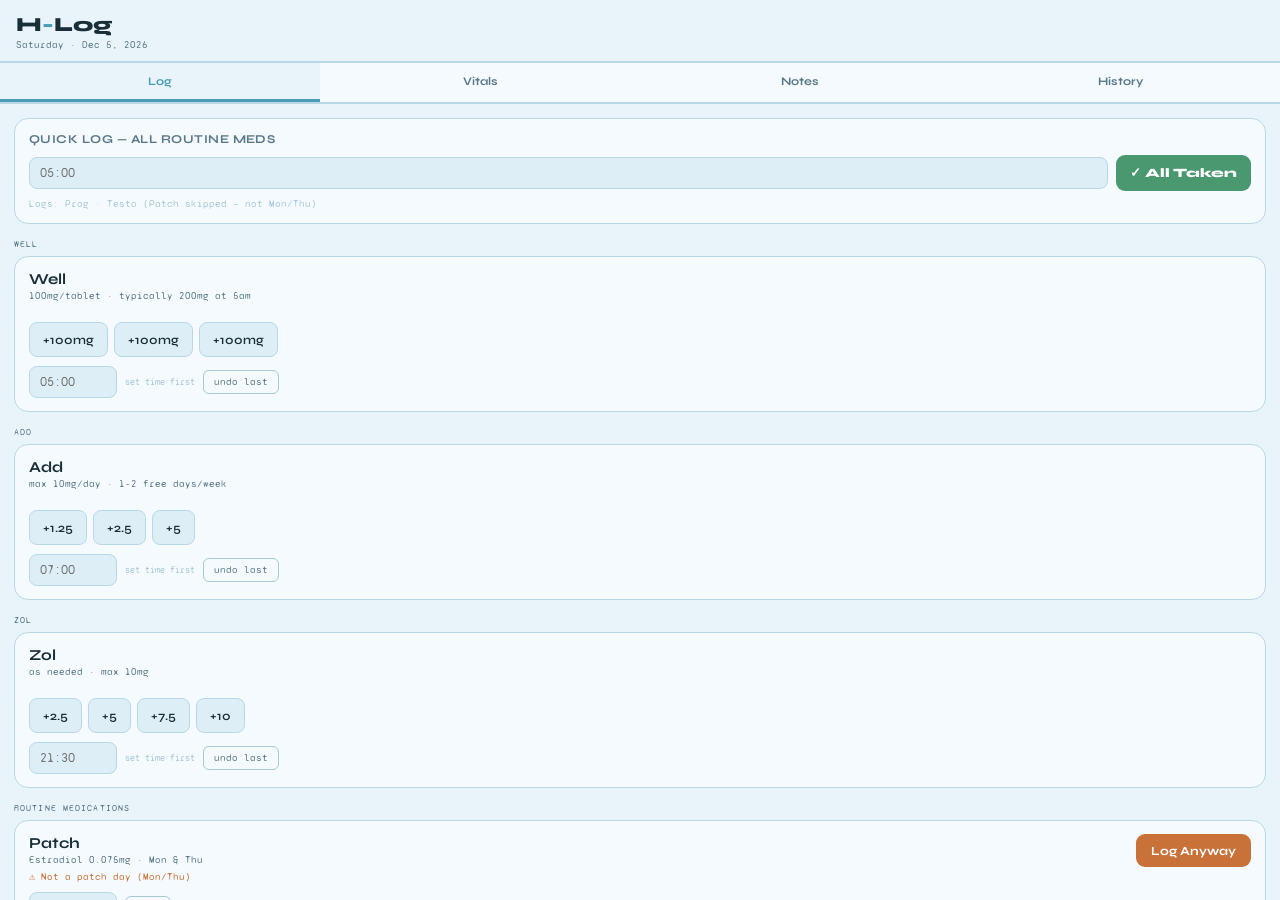
<file: index.html>
<!DOCTYPE html>
<html lang="en">
<head>
<meta charset="UTF-8">
<meta name="viewport" content="width=device-width, initial-scale=1.0, maximum-scale=1.0, user-scalable=no">
<title>H-Log</title><link rel="manifest" href="manifest.json">
<link href="https://fonts.googleapis.com/css2?family=Syne:wght@400;600;700;800&family=Syne+Mono&display=swap" rel="stylesheet">
<style>
*{box-sizing:border-box;margin:0;padding:0;-webkit-tap-highlight-color:transparent;}
:root{
  --bg:#e8f4f9;--card:#f4fafd;--card2:#ddeef6;--border:#b8d8e8;
  --teal:#4a9cb8;--amber:#c8723a;--rose:#b85470;--sage:#4a9870;--lav:#7060a8;
  --text:#1a2e38;--muted:#5a7888;--faint:#a8c8d8;
}
html,body{height:100%;background:var(--bg);color:var(--text);font-family:'Syne',sans-serif;}
body{display:flex;flex-direction:column;height:100vh;height:100dvh;overflow:hidden;}
#hdr{flex-shrink:0;padding:12px 16px 10px;border-bottom:2px solid var(--border);display:flex;justify-content:space-between;align-items:center;}
#hdr h1{font-size:1.25rem;font-weight:800;}
#hdr h1 em{color:var(--teal);font-style:normal;}
#hdrDate{font-family:'Syne Mono',monospace;font-size:0.62rem;color:var(--muted);margin-top:2px;}
.pill{border-radius:20px;padding:3px 9px;font-size:0.62rem;font-family:'Syne Mono',monospace;display:none;}
.pill.patch{background:#9b87d420;border:1px solid #9b87d460;color:var(--lav);}
.pill.trough{background:#c8723a20;border:1px solid #c8723a60;color:var(--amber);}
#tabs{flex-shrink:0;display:flex;background:var(--card);border-bottom:2px solid var(--border);}
#tabs button{flex:1;padding:11px 4px;border:none;background:none;font-family:'Syne',sans-serif;font-size:0.72rem;font-weight:700;color:var(--muted);border-bottom:3px solid transparent;cursor:pointer;}
#tabs button.on{color:var(--teal);border-bottom-color:var(--teal);background:var(--bg);}
#body{flex:1;overflow:hidden;position:relative;}
.scr{display:none;position:absolute;top:0;left:0;width:100%;height:100%;overflow-y:auto;-webkit-overflow-scrolling:touch;padding:14px 14px 60px;}
.scr.on{display:block;}
.card{background:var(--card);border:1.5px solid var(--border);border-radius:14px;padding:13px 14px;margin-bottom:9px;}
.card.done{border-color:var(--teal);background:#4a9cb810;}
.card.done .cname{color:var(--teal);}
.slabel{font-family:'Syne Mono',monospace;font-size:0.58rem;letter-spacing:0.12em;text-transform:uppercase;color:var(--muted);margin:14px 0 6px;}
.slabel:first-child{margin-top:0;}
.cname{font-size:0.95rem;font-weight:700;margin-bottom:2px;}
.csub{font-family:'Syne Mono',monospace;font-size:0.6rem;color:var(--muted);}
.crow{display:flex;justify-content:space-between;align-items:flex-start;gap:8px;}
.cinfo{flex:1;}
.tot{display:none;font-family:'Syne Mono',monospace;font-size:0.85rem;font-weight:700;color:#fff;background:var(--teal);border-radius:20px;padding:4px 14px;margin:8px 0 2px;}
.tot.over{background:var(--rose);}
.chips{display:flex;flex-wrap:wrap;gap:5px;margin:8px 0 4px;min-height:4px;}
.chip{font-family:'Syne Mono',monospace;font-size:0.68rem;padding:4px 10px;border-radius:20px;display:inline-flex;align-items:center;gap:5px;}
.chip.teal{background:#4a9cb815;border:1px solid var(--teal);color:var(--teal);}
.chip.amb{background:#c8723a15;border:1px solid var(--amber);color:var(--amber);}
.chip.lav{background:#7060a815;border:1px solid var(--lav);color:var(--lav);}
.chip span{cursor:pointer;opacity:0.5;}
.chip span:active{opacity:1;}
.dbtn{display:flex;flex-wrap:wrap;gap:6px;margin-top:8px;}
.dbtn button{background:var(--card2);border:1.5px solid var(--border);border-radius:8px;padding:9px 13px;font-family:'Syne',sans-serif;font-size:0.78rem;font-weight:600;color:var(--text);cursor:pointer;}
.dbtn button:active{background:var(--border);}
.tbtn{background:var(--teal);color:#fff;border:none;border-radius:9px;padding:9px 15px;font-family:'Syne',sans-serif;font-size:0.78rem;font-weight:700;cursor:pointer;white-space:nowrap;flex-shrink:0;}
.tbtn:active{opacity:0.75;}
.tbtn.done{background:var(--faint);color:var(--muted);}
.tbtn.warn{background:var(--amber);}
.ubtn{background:none;border:1px solid var(--faint);border-radius:6px;padding:5px 10px;font-family:'Syne Mono',monospace;font-size:0.62rem;color:var(--muted);cursor:pointer;}
.ubtn:active{color:var(--rose);border-color:var(--rose);}
.trow{display:flex;align-items:center;gap:8px;margin-top:9px;flex-wrap:wrap;}
.tinp{background:var(--card2);border:1.5px solid var(--border);border-radius:8px;color:var(--text);font-family:'Syne Mono',monospace;font-size:0.8rem;padding:7px 10px;width:88px;outline:none;}
.tinp:focus{border-color:var(--teal);}
.thint{font-size:0.58rem;color:var(--faint);font-family:'Syne Mono',monospace;}
.stamp{font-family:'Syne Mono',monospace;font-size:0.68rem;color:var(--teal);margin-top:4px;}
.warnlbl{font-family:'Syne Mono',monospace;font-size:0.65rem;color:var(--amber);margin-top:3px;}
.qbanner{background:var(--card);border:1.5px solid var(--border);border-radius:14px;padding:13px 14px;margin-bottom:12px;}
.qtitle{font-size:0.75rem;font-weight:700;color:var(--muted);margin-bottom:9px;letter-spacing:0.04em;}
.qrow{display:flex;gap:8px;align-items:center;margin-bottom:7px;}
.qrow .tinp{flex:1;}
.qbtn{background:var(--sage);color:#fff;border:none;border-radius:9px;padding:10px 14px;font-family:'Syne',sans-serif;font-size:0.8rem;font-weight:800;cursor:pointer;}
.qbtn:active{opacity:0.8;}
.qnote{font-size:0.6rem;color:var(--faint);font-family:'Syne Mono',monospace;}
.srow{display:flex;align-items:center;gap:10px;flex-wrap:wrap;}
.sbtn{background:var(--card2);border:1.5px solid var(--border);border-radius:8px;padding:9px 16px;font-family:'Syne',sans-serif;font-size:0.85rem;font-weight:700;color:var(--text);cursor:pointer;}
.sbtn:active{background:var(--border);}
.scnt{font-family:'Syne Mono',monospace;font-size:1.1rem;font-weight:700;color:var(--teal);}
.sstamp{font-family:'Syne Mono',monospace;font-size:0.65rem;color:var(--teal);margin-top:6px;}
.mrow{display:flex;gap:8px;margin-top:8px;}
.mbtn{flex:1;padding:12px 8px;border:1.5px solid var(--border);border-radius:9px;background:var(--card2);font-family:'Syne',sans-serif;font-size:0.82rem;font-weight:700;color:var(--muted);cursor:pointer;text-align:center;}
.mbtn:active{opacity:0.7;}
.mbtn.light{background:#4a987015;border-color:var(--sage);color:var(--sage);}
.mbtn.heavy{background:#b8547015;border-color:var(--rose);color:var(--rose);}
.mbtn.strength{background:#7060a815;border-color:var(--lav);color:var(--lav);}
.mbtn.cardio{background:#4a9cb815;border-color:var(--teal);color:var(--teal);}
.mtags{display:flex;flex-wrap:wrap;gap:5px;margin-top:8px;}
.mtag{font-family:'Syne Mono',monospace;font-size:0.65rem;padding:3px 9px;border-radius:12px;display:flex;align-items:center;gap:5px;}
.mtag.light{background:#4a987012;border:1px solid #4a987060;color:var(--sage);}
.mtag.heavy{background:#b8547012;border:1px solid #b8547060;color:var(--rose);}
.mtag.strength{background:#7060a812;border:1px solid #7060a860;color:var(--lav);}
.mtag.cardio{background:#4a9cb812;border:1px solid #4a9cb860;color:var(--teal);}
.vblock{background:var(--card);border:1.5px solid var(--border);border-radius:14px;padding:14px;margin-bottom:9px;}
.vtitle{font-size:0.9rem;font-weight:700;margin-bottom:11px;}
.vcols{display:grid;grid-template-columns:1fr 1fr;gap:10px;}
.vlbl{font-family:'Syne Mono',monospace;font-size:0.6rem;text-align:center;margin-bottom:6px;letter-spacing:0.08em;}
.vlbl.am{color:var(--amber);}
.vlbl.pm{color:var(--lav);}
.vgrid{display:grid;grid-template-columns:repeat(5,1fr);gap:4px;}
.vbtn{aspect-ratio:1;border-radius:7px;border:1px solid var(--border);background:var(--card2);color:var(--muted);font-family:'Syne Mono',monospace;font-size:0.78rem;cursor:pointer;display:flex;align-items:center;justify-content:center;}
.vbtn:active{opacity:0.7;}
.vbtn.v1,.vbtn.v2{background:var(--rose);border-color:var(--rose);color:#fff;}
.vbtn.v3,.vbtn.v4{background:#f0824a;border-color:#f0824a;color:#fff;}
.vbtn.v5,.vbtn.v6{background:var(--amber);border-color:var(--amber);color:#fff;}
.vbtn.v7,.vbtn.v8{background:var(--sage);border-color:var(--sage);color:#fff;}
.vbtn.v9,.vbtn.v10{background:var(--teal);border-color:var(--teal);color:#fff;}
.ntxt{width:100%;background:var(--card);border:1.5px solid var(--border);border-radius:14px;padding:14px;color:var(--text);font-family:'Syne',sans-serif;font-size:0.9rem;resize:none;min-height:160px;outline:none;}
.ntxt:focus{border-color:var(--teal);}
.ntxt::placeholder{color:var(--faint);}
.nsave{width:100%;padding:15px;margin-top:12px;background:linear-gradient(135deg,var(--teal),#3d9e96);border:none;border-radius:14px;font-family:'Syne',sans-serif;font-size:1rem;font-weight:800;color:#fff;cursor:pointer;}
.nsave:active{opacity:0.85;}
.nmsg{text-align:center;font-family:'Syne Mono',monospace;font-size:0.72rem;color:var(--teal);margin-top:8px;min-height:18px;}
.hentry{background:var(--card);border:1.5px solid var(--border);border-radius:14px;padding:13px;margin-bottom:9px;}
.hdate{font-family:'Syne Mono',monospace;font-size:0.68rem;color:var(--muted);margin-bottom:7px;display:flex;gap:7px;align-items:center;flex-wrap:wrap;}
.hbadge{font-size:0.58rem;padding:2px 7px;border-radius:10px;font-family:'Syne Mono',monospace;}
.hbadge.patch{background:#9b87d418;color:var(--lav);border:1px solid #9b87d450;}
.hbadge.trough{background:#c8723a18;color:var(--amber);border:1px solid #c8723a50;}
.hmeds{display:flex;flex-wrap:wrap;gap:5px;margin-bottom:6px;}
.htag{font-size:0.62rem;font-family:'Syne Mono',monospace;padding:3px 8px;border-radius:10px;background:var(--card2);color:var(--muted);border:1px solid var(--border);}
.htag.on{background:#4a9cb815;color:var(--teal);border-color:#4a9cb840;}
.htag.off{background:#c8723a15;color:var(--amber);border-color:#c8723a40;}
.htag.meal{background:#4a987015;color:var(--sage);border-color:#4a987040;}
.htag.strength{background:#7060a815;color:var(--lav);border-color:#7060a840;}
.htag.cardio{background:#4a9cb815;color:var(--teal);border-color:#4a9cb840;}
.hvits{display:flex;gap:12px;margin-top:6px;}
.hvit .hl{font-size:0.57rem;color:var(--muted);font-family:'Syne Mono',monospace;text-transform:uppercase;}
.hvit .hv{font-size:0.7rem;font-family:'Syne Mono',monospace;}
.hvit .hv .am{color:var(--amber);}
.hvit .hv .pm{color:var(--lav);}
.hnote{font-size:0.74rem;color:var(--muted);font-style:italic;margin-top:6px;padding-top:6px;border-top:1px solid var(--border);}
.expbtn{width:100%;padding:12px;background:none;border:1.5px solid var(--border);border-radius:9px;color:var(--amber);font-family:'Syne',sans-serif;font-size:0.82rem;font-weight:700;cursor:pointer;margin-bottom:12px;}
.expbtn:active{background:#c8723a12;}
.clearbtn{width:100%;padding:12px;background:none;border:1.5px solid var(--rose);border-radius:9px;color:var(--rose);font-family:'Syne',sans-serif;font-size:0.82rem;font-weight:700;cursor:pointer;margin-bottom:12px;}
.clearbtn:active{background:#b8547012;}
.scr::-webkit-scrollbar{width:0;}
</style>
</head>
<body>

<div id="hdr">
  <div>
    <h1>H<em>-</em>Log</h1>
    <div id="hdrDate"></div>
  </div>
  <div style="display:flex;gap:5px;flex-wrap:wrap;justify-content:flex-end">
    <div class="pill patch" id="pPatch">&#x1F499; Patch Day</div>
    <div class="pill trough" id="pTrough">&#x1F53B; Trough Day</div>
  </div>
</div>

<div id="tabs">
  <button class="on" onclick="tab(this,'log')">Log</button>
  <button onclick="tab(this,'vitals')">Vitals</button>
  <button onclick="tab(this,'notes')">Notes</button>
  <button onclick="tab(this,'history')">History</button>
</div>

<div id="body">

  <div class="scr on" id="s-log">

    <div class="qbanner">
      <div class="qtitle">QUICK LOG &mdash; ALL ROUTINE MEDS</div>
      <div class="qrow">
        <input class="tinp" id="qTime" placeholder="05:00">
        <button class="qbtn" onclick="quickAll()">&#x2713; All Taken</button>
      </div>
      <div class="qnote" id="qNote"></div>
    </div>

    <div class="slabel">Well</div>
    <div class="card" id="c-bupropion">
      <div class="cname">Well</div>
      <div class="csub">100mg/tablet &middot; typically 200mg at 5am</div>
      <div class="chips" id="ch-bupropion"></div>
      <div class="tot" id="tot-bupropion"></div>
      <div class="dbtn">
        <button onclick="dose('bupropion','100mg')">+100mg</button>
        <button onclick="dose('bupropion','100mg')">+100mg</button>
        <button onclick="dose('bupropion','100mg')">+100mg</button>
      </div>
      <div class="trow">
        <input class="tinp" id="t-bupropion" placeholder="05:00">
        <span class="thint">set time first</span>
        <button class="ubtn" onclick="undoLast('bupropion')">undo last</button>
      </div>
    </div>

    <div class="slabel">Add</div>
    <div class="card" id="c-adderall">
      <div class="cname">Add</div>
      <div class="csub">max 10mg/day &middot; 1-2 free days/week</div>
      <div class="chips" id="ch-adderall"></div>
      <div class="tot" id="tot-adderall"></div>
      <div class="dbtn">
        <button onclick="dose('adderall','1.25mg')">+1.25</button>
        <button onclick="dose('adderall','2.5mg')">+2.5</button>
        <button onclick="dose('adderall','5mg')">+5</button>
      </div>
      <div class="trow">
        <input class="tinp" id="t-adderall" placeholder="07:00">
        <span class="thint">set time first</span>
        <button class="ubtn" onclick="undoLast('adderall')">undo last</button>
      </div>
    </div>

    <div class="slabel">Zol</div>
    <div class="card" id="c-zolpidem">
      <div class="cname">Zol</div>
      <div class="csub">as needed &middot; max 10mg</div>
      <div class="chips" id="ch-zolpidem"></div>
      <div class="tot" id="tot-zolpidem"></div>
      <div class="dbtn">
        <button onclick="dose('zolpidem','2.5mg')">+2.5</button>
        <button onclick="dose('zolpidem','5mg')">+5</button>
        <button onclick="dose('zolpidem','7.5mg')">+7.5</button>
        <button onclick="dose('zolpidem','10mg')">+10</button>
      </div>
      <div class="trow">
        <input class="tinp" id="t-zolpidem" placeholder="21:30">
        <span class="thint">set time first</span>
        <button class="ubtn" onclick="undoLast('zolpidem')">undo last</button>
      </div>
    </div>

    <div class="slabel">Routine Medications</div>

    <div class="card" id="c-patch">
      <div class="crow">
        <div class="cinfo">
          <div class="cname">Patch</div>
          <div class="csub">Estradiol 0.075mg &middot; Mon &amp; Thu</div>
          <div class="stamp" id="st-patch"></div>
          <div class="warnlbl" id="wn-patch"></div>
        </div>
        <button class="tbtn" id="b-patch" onclick="logPatch()">Take</button>
      </div>
      <div class="trow">
        <input class="tinp" id="t-patch" placeholder="05:00">
        <button class="ubtn" onclick="undoSimple('patch')">undo</button>
      </div>
    </div>

    <div class="card" id="c-prog">
      <div class="crow">
        <div class="cinfo">
          <div class="cname">Prog</div>
          <div class="csub">Progesterone 100mg</div>
          <div class="stamp" id="st-prog"></div>
        </div>
        <button class="tbtn" id="b-prog" onclick="logSimple('prog','t-prog')">Take</button>
      </div>
      <div class="trow">
        <input class="tinp" id="t-prog" placeholder="21:30">
        <button class="ubtn" onclick="undoSimple('prog')">undo</button>
      </div>
    </div>

    <div class="card" id="c-testo">
      <div class="crow">
        <div class="cinfo">
          <div class="cname">Testo</div>
          <div class="csub">Testosterone cream 0.5% &middot; daily</div>
          <div class="stamp" id="st-testo"></div>
        </div>
        <button class="tbtn" id="b-testo" onclick="logSimple('testo',null)">&#x2713; Taken</button>
      </div>
      <div class="trow">
        <button class="ubtn" onclick="undoSimple('testo')">undo</button>
      </div>
    </div>

    <div class="card" id="c-ecream">
      <div class="crow">
        <div class="cinfo">
          <div class="cname">E-Cream</div>
          <div class="csub">Estradiol 0.01% vaginal</div>
          <div class="stamp" id="st-ecream"></div>
        </div>
        <button class="tbtn" id="b-ecream" onclick="logSimple('ecream',null)">&#x2713; Taken</button>
      </div>
      <div class="trow">
        <button class="ubtn" onclick="undoSimple('ecream')">undo</button>
      </div>
    </div>

    <div class="card" id="c-sema">
      <div class="srow">
        <button class="sbtn" onclick="addSema()">+</button>
        <div class="scnt" id="semaCnt">0</div>
        <button class="ubtn" onclick="undoSema()">undo last</button>
        <button class="ubtn" onclick="resetSema()">reset</button>
      </div>
      <div class="sstamp" id="semaStamp"></div>
    </div>

    <div class="slabel">Meals</div>
    <div class="card">
      <div class="cname">Finished eating</div>
      <div class="mrow">
        <button class="mbtn" id="ml-btn" onclick="logMeal('light')">&#x1F957; Light</button>
        <button class="mbtn" id="mh-btn" onclick="logMeal('heavy')">&#x1F356; Heavy</button>
      </div>
      <div class="mtags" id="mealTags"></div>
      <div style="margin-top:8px"><button class="ubtn" onclick="undoMeal()">undo last</button></div>
    </div>

    <div class="slabel">Training</div>
    <div class="card">
      <div class="cname">Workout</div>
      <div class="mrow">
        <button class="mbtn" id="ms-btn" onclick="logTraining('strength')">&#x1F4AA; Strength</button>
        <button class="mbtn" id="mc-btn" onclick="logTraining('cardio')">&#x1F6B4; Cardio</button>
      </div>
      <div class="trow">
        <input class="tinp" id="t-training" placeholder="auto">
        <span class="thint">optional &mdash; leave blank for now</span>
      </div>
      <div class="mtags" id="trainingTags"></div>
      <div style="margin-top:8px"><button class="ubtn" onclick="undoTraining()">undo last</button></div>
    </div>

    <div style="margin-top:6px">
      <button class="clearbtn" onclick="clearToday()">&#x26A0; Clear Today&#x2019;s Log</button>
    </div>

  </div>

  <div class="scr" id="s-vitals">
    <div id="vitalsOut"></div>
  </div>

  <div class="scr" id="s-notes">
    <div class="slabel">Today's Notes</div>
    <textarea class="ntxt" id="notesTxt" placeholder="Energy &middot; timing &middot; anything unusual..."></textarea>
    <button class="nsave" onclick="saveNotes()">Save Today</button>
    <div class="nmsg" id="noteMsg"></div>
  </div>

  <div class="scr" id="s-history">
    <button class="expbtn" onclick="doExport()">&#x2193; Export JSON backup</button>
    <button class="clearbtn" onclick="clearAll()">&#x26A0; Clear All Data (permanent)</button>
    <div id="histOut"></div>
  </div>

</div>

<script>
if('serviceWorker' in navigator){
  navigator.serviceWorker.getRegistrations().then(rs=>rs.forEach(r=>r.unregister()));
}
const DAY=['Sunday','Monday','Tuesday','Wednesday','Thursday','Friday','Saturday'];
const MON=['Jan','Feb','Mar','Apr','May','Jun','Jul','Aug','Sep','Oct','Nov','Dec'];
const MMAX={bupropion:300,adderall:10,zolpidem:10};
const VCFG=[{k:'energy',l:'Energy',e:'\u26A1'},{k:'mood',l:'Mood',e:'\uD83D\uDE42'},{k:'focus',l:'Focus',e:'\uD83C\uDFAF'}];
let DB=[], S={};

const $=id=>document.getElementById(id);
function now(){return new Date();}
function todayKey(){const d=now();return d.getFullYear()+'-'+p2(d.getMonth()+1)+'-'+p2(d.getDate());}
function isPatch(){const d=now().getDay();return d===1||d===4;}
function hm(){const d=now();return p2(d.getHours())+':'+p2(d.getMinutes());}
function ampm(){const h=now().getHours();return h<12?'AM':'PM';}
function p2(n){return String(n).padStart(2,'0');}
function parseT(v){
  if(!v||!v.trim())return hm();
  v=v.trim().toLowerCase().replace(/[.,]/g,':');
  let m=v.match(/^(\d{1,2})(?::(\d{2}))?\s*(am|pm)$/);
  if(m){let h=+m[1],mn=m[2]?+m[2]:0;if(m[3]==='am'&&h===12)h=0;if(m[3]==='pm'&&h!==12)h+=12;return p2(h)+':'+p2(mn);}
  m=v.match(/^(\d{1,2}):(\d{2})$/)||v.match(/^(\d{2})(\d{2})$/);
  if(m)return p2(+m[1])+':'+p2(+m[2]);
  m=v.match(/^(\d{1,2})$/);if(m)return p2(+m[1])+':00';
  return hm();
}
function gt(id){const e=$(id);return parseT(e?e.value:'');}

function sGet(k){try{const v=localStorage.getItem(k);return v?JSON.parse(v):null;}catch(e){return null;}}
function sSet(k,v){try{localStorage.setItem(k,JSON.stringify(v));}catch(e){}}

function blank(){
  return{date:todayKey(),meds:{},
    bupropion:[],adderall:[],zolpidem:[],
    sema:0,sema_t:null,meals:[],training:[],
    energy_am:null,energy_pm:null,mood_am:null,mood_pm:null,
    focus_am:null,focus_pm:null,notes:''};
}
function loadToday(){
  DB=sGet('hlog5')||[];
  const ex=DB.find(e=>e.date===todayKey());
  S=ex?Object.assign(blank(),ex):blank();
  updateHeader();
}
function persist(){
  S.ts=now().toISOString();
  const i=DB.findIndex(e=>e.date===todayKey());
  if(i>=0)DB[i]=S;else DB.unshift(S);
  sSet('hlog5',DB);
}
function checkRollover(){
  if(S.date!==todayKey()){loadToday();renderAll();}
}

function clearToday(){
  if(!confirm('Clear all of today\'s logged data? This cannot be undone.'))return;
  const i=DB.findIndex(e=>e.date===todayKey());
  if(i>=0)DB.splice(i,1);
  sSet('hlog5',DB);
  S=blank();
  renderAll();
}

function clearAll(){
  const r=prompt('This will permanently delete ALL logged data.\n\nType DELETE (in caps) to confirm.');
  if(r!=='DELETE'){alert('Cancelled. No data was deleted.');return;}
  localStorage.removeItem('hlog5');
  DB=[];
  S=blank();
  renderAll();
  alert('All data cleared.');
}

function updateHeader(){
  const d=now(),dow=d.getDay();
  $('hdrDate').textContent=DAY[dow]+' \u00B7 '+MON[d.getMonth()]+' '+d.getDate()+', '+d.getFullYear();
  $('pPatch').style.display=(dow===1||dow===4)?'block':'none';
  $('pTrough').style.display=(dow===3||dow===0)?'block':'none';
  $('qNote').textContent=isPatch()?'Logs: Patch \u00B7 Prog \u00B7 Testo':'Logs: Prog \u00B7 Testo  (Patch skipped \u2014 not Mon/Thu)';
}

function tab(btn,name){
  document.querySelectorAll('#tabs button').forEach(b=>b.classList.remove('on'));
  document.querySelectorAll('.scr').forEach(s=>s.classList.remove('on'));
  btn.classList.add('on');$('s-'+name).classList.add('on');
  if(name==='vitals')renderVitals();
  if(name==='history')renderHistory();
  if(name==='notes')$('notesTxt').value=S.notes||'';
}

loadToday();renderAll();
document.addEventListener('visibilitychange',()=>{if(!document.hidden)checkRollover();});
window.addEventListener('focus',checkRollover);
setInterval(checkRollover,60000);

function renderAll(){
  ['patch','prog','testo','ecream'].forEach(renderSimple);
  ['bupropion','adderall','zolpidem'].forEach(renderMulti);
  renderSema();renderMeals();renderTraining();renderVitals();renderHistory();
  $('notesTxt').value=S.notes||'';
}

function logSimple(id,tinpId){
  checkRollover();
  S.meds[id]=tinpId?gt(tinpId):hm();
  renderSimple(id);persist();
}
function logPatch(){
  checkRollover();
  S.meds.patch=gt('t-patch');
  S.meds.patch_off=!isPatch();
  renderSimple('patch');persist();
}
function undoSimple(id){
  delete S.meds[id];
  if(id==='patch')delete S.meds.patch_off;
  renderSimple(id);persist();
}
function renderSimple(id){
  if(id==='patch'){renderPatch();return;}
  const t=S.meds[id];
  const card=$('c-'+id),btn=$('b-'+id),st=$('st-'+id);
  if(!card)return;
  card.classList.toggle('done',!!t);
  if(btn){btn.textContent=t?'\u2713 Done':'\u2713 Taken';btn.className='tbtn'+(t?' done':'');}
  if(st)st.textContent=t?'\u2713 '+(typeof t==='string'?t:''):'';
}
function renderPatch(){
  const t=S.meds.patch;
  const card=$('c-patch'),btn=$('b-patch'),st=$('st-patch'),wn=$('wn-patch');
  if(!card)return;
  card.classList.toggle('done',!!t);
  if(btn){
    if(t){btn.textContent='\u2713 Done';btn.className='tbtn done';}
    else if(!isPatch()){btn.textContent='Log Anyway';btn.className='tbtn warn';}
    else{btn.textContent='Take';btn.className='tbtn';}
  }
  if(st)st.textContent=t?'\u2713 '+t:'';
  if(wn){
    if(!t&&!isPatch())wn.textContent='\u26A0 Not a patch day (Mon/Thu)';
    else if(t&&S.meds.patch_off)wn.textContent='\u26A0 Logged on non-patch day';
    else wn.textContent='';
  }
}

function quickAll(){
  checkRollover();
  const t=gt('qTime');
  S.meds.prog=t;renderSimple('prog');
  S.meds.testo=t;renderSimple('testo');
  if(isPatch()){S.meds.patch=t;S.meds.patch_off=false;renderSimple('patch');}
  persist();
}

function dose(med,d){
  checkRollover();
  S[med].push({d,t:gt('t-'+med)});
  renderMulti(med);persist();
}
function removeDose(med,i){S[med].splice(i,1);renderMulti(med);persist();}
function undoLast(med){if(S[med].length){S[med].pop();renderMulti(med);persist();}}
function renderMulti(med){
  const col={bupropion:'amb',adderall:'teal',zolpidem:'lav'}[med];
  const chEl=$('ch-'+med),totEl=$('tot-'+med),card=$('c-'+med);
  if(!chEl)return;
  chEl.innerHTML='';
  let sum=0;
  S[med].forEach((e,i)=>{
    sum+=parseFloat(e.d);
    const c=document.createElement('span');
    c.className='chip '+col;
    c.innerHTML=e.d+' <span style="opacity:.6;font-size:.62rem">'+e.t+'</span> <span onclick="removeDose(\''+med+'\','+i+')">\xd7</span>';
    chEl.appendChild(c);
  });
  if(totEl){
    if(S[med].length){
      const over=sum>=MMAX[med];
      totEl.textContent='Total: '+(sum%1===0?sum:sum.toFixed(2))+'mg'+(over?' \u26A0 MAX':'');
      totEl.className='tot'+(over?' over':'');
      totEl.style.display='inline-block';
    }else{totEl.style.display='none';}
  }
  if(card)card.classList.toggle('done',S[med].length>0);
}

function addSema(){checkRollover();S.sema=(S.sema||0)+1;if(S.sema===1)S.sema_t=hm();renderSema();persist();}
function undoSema(){if(S.sema>0){S.sema--;if(!S.sema)S.sema_t=null;renderSema();persist();}}
function resetSema(){S.sema=0;S.sema_t=null;renderSema();persist();}
function renderSema(){
  const n=S.sema||0;
  $('semaCnt').textContent=n;
  $('c-sema').classList.toggle('done',n>0);
  $('semaStamp').textContent=n&&S.sema_t?'\u2713 '+n+' click'+(n>1?'s':'')+' \u00B7 started '+S.sema_t:'';
}

function logMeal(type){checkRollover();S.meals.push({type,t:hm(),ap:ampm()});renderMeals();persist();}
function undoMeal(){if(S.meals.length){S.meals.pop();renderMeals();persist();}}
function removeMeal(i){S.meals.splice(i,1);renderMeals();persist();}
function renderMeals(){
  const last=S.meals[S.meals.length-1];
  $('ml-btn').className='mbtn'+(last?.type==='light'?' light':'');
  $('mh-btn').className='mbtn'+(last?.type==='heavy'?' heavy':'');
  $('mealTags').innerHTML=S.meals.map((m,i)=>
    '<span class="mtag '+m.type+'">'+(m.type==='light'?'\uD83E\uDD57':'\uD83C\uDF56')+' '+m.t+' '+(m.ap||'')
    +' <span style="opacity:.4;cursor:pointer" onclick="removeMeal('+i+')">\xd7</span></span>').join('');
}

function logTraining(type){
  checkRollover();
  if(!S.training)S.training=[];
  const tEl=$('t-training');
  const t=(tEl&&tEl.value.trim())?parseT(tEl.value):hm();
  const hr=parseInt(t.slice(0,2),10);
  const ap=hr<12?'AM':'PM';
  S.training.push({type,t,ap});
  if(tEl)tEl.value='';
  renderTraining();persist();
}
function undoTraining(){if(S.training&&S.training.length){S.training.pop();renderTraining();persist();}}
function removeTraining(i){S.training.splice(i,1);renderTraining();persist();}
function renderTraining(){
  if(!S.training)S.training=[];
  const tags=$('trainingTags');
  if(!tags)return;
  tags.innerHTML=S.training.map((m,i)=>
    '<span class="mtag '+m.type+'">'+(m.type==='strength'?'\uD83D\uDCAA':'\uD83D\uDEB4')+' '+m.t+' '+m.ap
    +' <span style="opacity:.4;cursor:pointer" onclick="removeTraining('+i+')">\xd7</span></span>').join('');
}

function renderVitals(){
  $('vitalsOut').innerHTML=VCFG.map(v=>
    '<div class="vblock"><div class="vtitle">'+v.e+' '+v.l+'</div>'
    +'<div class="vcols">'+['am','pm'].map(p=>
      '<div><div class="vlbl '+p+'">'+p.toUpperCase()+'</div>'
      +'<div class="vgrid">'+Array.from({length:10},(_,i)=>{
        const val=i+1,key=v.k+'_'+p,sel=S[key]===val?' v'+val:'';
        return '<button class="vbtn'+sel+'" onclick="setV(\''+key+'\','+val+')">'+val+'</button>';
      }).join('')+'</div></div>').join('')
    +'</div></div>').join('');
}
function setV(k,v){checkRollover();S[k]=S[k]===v?null:v;renderVitals();persist();}

function saveNotes(){
  checkRollover();
  S.notes=$('notesTxt').value;
  persist();
  $('noteMsg').textContent='\u2713 saved '+hm();
  setTimeout(()=>$('noteMsg').textContent='',3000);
  renderHistory();
}

function renderHistory(){
  const el=$('histOut');
  const rows=[...DB].sort((a,b)=>b.date.localeCompare(a.date)).slice(0,30);
  if(!rows.length){el.innerHTML='<div style="text-align:center;padding:40px 0;color:var(--muted)">No entries yet</div>';return;}
  const sm=(e,id,lbl)=>{
    const t=e.meds?.[id],off=id==='patch'&&e.meds?.patch_off;
    if(!t)return '';
    return '<span class="htag '+(off?'off':'on')+'">'+lbl+(typeof t==='string'?' '+t:'')+(off?' \u26A0':'')+'</span>';
  };
  el.innerHTML=rows.map(e=>{
    const d=new Date(e.date+'T12:00:00'),dow=d.getDay();
    const badge=(dow===1||dow===4)?'<span class="hbadge patch">patch</span>':
                (dow===3||dow===0)?'<span class="hbadge trough">trough</span>':'';
    const wsum=e.bupropion?.length?e.bupropion.reduce((s,x)=>s+parseFloat(x.d),0):0;
    const well=wsum?'<span class="htag on">Well '+wsum+'mg</span>':'';
    const add=(e.adderall||[]).map(x=>'<span class="htag on">Add '+x.d+' @'+x.t+'</span>').join('');
    const zol=(e.zolpidem||[]).map(x=>'<span class="htag on">Zol '+x.d+' @'+x.t+'</span>').join('');
    const sema=(e.sema||0)>0?'<span class="htag on">+\xd7'+e.sema+(e.sema_t?' @'+e.sema_t:'')+'</span>':'';
    const meals=(e.meals||[]).map(m=>'<span class="htag meal">'+(m.type==='light'?'\uD83E\uDD57':'\uD83C\uDF56')+' '+m.t+(m.ap?' '+m.ap:'')+'</span>').join('');
    const training=(e.training||[]).map(m=>'<span class="htag '+m.type+'">'+(m.type==='strength'?'\uD83D\uDCAA':'\uD83D\uDEB4')+' '+m.t+' '+m.ap+'</span>').join('');
    const vits=VCFG.map(v=>{
      const am=e[v.k+'_am'],pm=e[v.k+'_pm'];if(!am&&!pm)return '';
      return '<div class="hvit"><div class="hl">'+v.l+'</div><div class="hv"><span class="am">'+(am||'\u2013')+'</span> <span class="pm">'+(pm||'\u2013')+'</span></div></div>';
    }).join('');
    return '<div class="hentry">'
      +'<div class="hdate"><strong>'+DAY[dow].slice(0,3)+' '+MON[d.getMonth()]+' '+d.getDate()+'</strong>'+badge+'</div>'
      +'<div class="hmeds">'+well+sm(e,'prog','Prog')+sm(e,'testo','Testo')+sm(e,'patch','Patch')+sm(e,'ecream','E-Cream')+add+zol+sema+meals+training+'</div>'
      +(vits?'<div class="hvits">'+vits+'</div>':'')
      +(e.notes?'<div class="hnote">'+e.notes+'</div>':'')
      +'</div>';
  }).join('');
}

function doExport(){
  const a=document.createElement('a');
  a.href=URL.createObjectURL(new Blob([JSON.stringify(DB,null,2)],{type:'application/json'}));
  a.download='hlog_'+todayKey()+'.json';a.click();
}
</script>
</body>
</html>
</file>
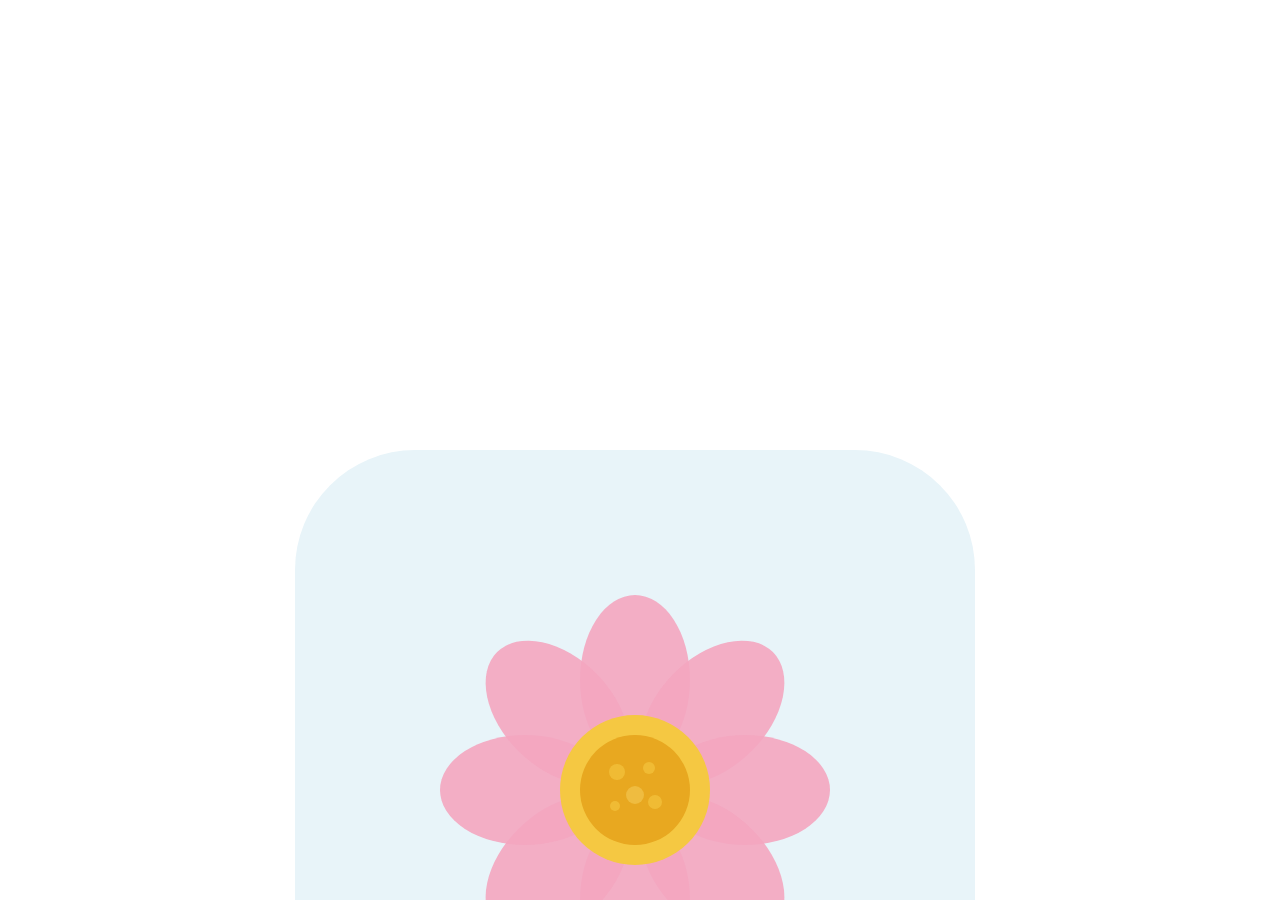
<file: icon_files/mcp_apps.html>
<!DOCTYPE html>
<!-- saved from url=(0357)https://ac43e8f881bc6028adeb699cc15ea788.claudemcpcontent.com/mcp_apps?connect-src=https%3A%2F%2Fesm.sh+https%3A%2F%2Fcdnjs.cloudflare.com+https%3A%2F%2Fcdn.jsdelivr.net+https%3A%2F%2Funpkg.com&resource-src=https%3A%2F%2Fesm.sh+https%3A%2F%2Fcdnjs.cloudflare.com+https%3A%2F%2Fcdn.jsdelivr.net+https%3A%2F%2Funpkg.com+https%3A%2F%2Fassets.claude.ai&dev=true -->
<html><head><meta http-equiv="Content-Type" content="text/html; charset=UTF-8">
    
    <meta name="color-scheme" content="light dark">
    <meta name="viewport" content="initial-scale=1.0, maximum-scale=1.0, user-scalable=no">
    <title>MCP-UI Proxy</title>
    <style>
      html,
      body {
        margin: 0;
        height: 100vh;
        width: 100vw;
      }
      body {
        display: flex;
        flex-direction: column;
      }
      * {
        box-sizing: border-box;
      }
      iframe {
        background-color: transparent;
        border: 0px none transparent;
        padding: 0px;
        overflow: hidden;
        flex-grow: 1;
      }
    </style>
  </head>
  <body>
    <script>
      // Double-iframe raw HTML mode (HTML sent via postMessage)
      const inner = document.createElement('iframe');
      inner.style = 'width:100%; height:100%; border:none;';
      inner.setAttribute('sandbox', 'allow-scripts allow-same-origin allow-forms');
      document.body.appendChild(inner);

      let parentOrigin = '*';

      const ALLOWED_ORIGIN_PATTERNS = ["https://claude.ai","https://preview.claude.ai"];

      const isAllowedOrigin = function(origin) {
        try {
          const url = new URL(origin);
          const originHost = url.host;
          const originScheme = url.protocol.replace(':', '');
          return ALLOWED_ORIGIN_PATTERNS.some(pattern => {
            const [patternScheme, patternHost] = pattern.split('://');
            if (originScheme !== patternScheme) return false;
            if (patternHost === 'localhost:*') {
              return originHost.startsWith('localhost:') || originHost === 'localhost';
            }
            if (patternHost.startsWith('*.')) {
              const baseDomain = patternHost.slice(2);
              return originHost === baseDomain || originHost.endsWith('.' + baseDomain);
            }
            return originHost === patternHost;
          });
        } catch {
          return false;
        }
      };

      // Build Permission Policy allow attribute from permissions object.
      // Maps McpUiResourcePermissions keys to Permission Policy feature names.
      // Uses '*' suffix for cross-origin permission delegation.
      //
      // NOTE: This is duplicated from packages/mcp-ext-apps-host/app-host-utils.ts
      // because this runs as inline JS in the browser. Keep both in sync!
      const buildAllowAttribute = function(permissions) {
        if (!permissions || typeof permissions !== 'object') return '';
        const mapping = {
          camera: 'camera',
          microphone: 'microphone',
          geolocation: 'geolocation',
          clipboardWrite: 'clipboard-write',
        };
        const features = Object.keys(permissions)
          .filter(key => mapping[key] && permissions[key] != null)
          .map(key => mapping[key] + ' *');
        return features.join('; ');
      };

      // IncrementalJsonParser for healing streamed tool-input deltas.
      // When the host sends raw JSON text deltas (tool-input-delta), the sandbox
      // feeds them through this parser and forwards the healed result to the view
      // as a standard tool-input-partial notification.
      // Source: packages/utils/incrementalJsonParser.ts (build-time generated, see scripts/build-inline-parser.ts)
      var T=Object.defineProperty;var m=(h,e,i)=>e in h?T(h,e,{enumerable:!0,configurable:!0,writable:!0,value:i}):h[e]=i;var r=(h,e,i)=>m(h,typeof e!="symbol"?e+"":e,i);var E=(a=>(a[a.NONE=0]="NONE",a[a.STRING=1]="STRING",a[a.STRING_ESCAPE=2]="STRING_ESCAPE",a[a.STRING_UNICODE=3]="STRING_UNICODE",a[a.NUMBER=4]="NUMBER",a[a.LITERAL=5]="LITERAL",a))(E||{}),c=(t=>(t[t.SIGN=0]="SIGN",t[t.INT_ZERO=1]="INT_ZERO",t[t.INT_DIGIT=2]="INT_DIGIT",t[t.FRAC_DOT=3]="FRAC_DOT",t[t.FRAC_DIGIT=4]="FRAC_DIGIT",t[t.EXP_E=5]="EXP_E",t[t.EXP_SIGN=6]="EXP_SIGN",t[t.EXP_DIGIT=7]="EXP_DIGIT",t))(c||{}),P=(t=>(t[t.OBJ_EMPTY=0]="OBJ_EMPTY",t[t.OBJ_VALUE=1]="OBJ_VALUE",t[t.OBJ_AFTER_KEY=2]="OBJ_AFTER_KEY",t[t.OBJ_AFTER_VALUE=3]="OBJ_AFTER_VALUE",t[t.OBJ_AFTER_COMMA=4]="OBJ_AFTER_COMMA",t[t.ARR_EMPTY=10]="ARR_EMPTY",t[t.ARR_AFTER_VALUE=11]="ARR_AFTER_VALUE",t[t.ARR_AFTER_COMMA=12]="ARR_AFTER_COMMA",t))(P||{});function _(h){return h<10}class IncrementalJsonParser{constructor(e){r(this,"raw","");r(this,"rawLength",0);r(this,"stack",[]);r(this,"tokenType",0);r(this,"numPhase",0);r(this,"literalTarget","");r(this,"literalIndex",0);r(this,"unicodeRemaining",0);r(this,"escapeStartPos",0);r(this,"numberStartPos",0);r(this,"trailingCommaIndex",-1);r(this,"currentPos",0);r(this,"complete",!1);r(this,"healedCache",null);r(this,"onUpdateCb");r(this,"onCompleteCb");this.onUpdateCb=e?.onUpdate??null,this.onCompleteCb=e?.onComplete??null}get onUpdate(){return this.onUpdateCb}set onUpdate(e){this.onUpdateCb=e}get onComplete(){return this.onCompleteCb}set onComplete(e){this.onCompleteCb=e}write(e){if(this.complete||e.length===0)return;const i=this.rawLength;let s=e.length;for(let a=0;a<e.length;a++){if(this.complete){s=a;break}const n=e[a],t=i+a;switch(this.currentPos=t,this.tokenType){case 1:this.processStringChar(n);break;case 2:this.processStringEscapeChar(n);break;case 3:this.processStringUnicodeChar(n);break;case 4:this.processNumberChar(n)||(this.endNumber(),a--);break;case 5:this.processLiteralChar(n)||(this.endLiteral(),a--);break;case 0:this.processStructuralChar(n,t);break}}s===e.length?this.raw+=e:s>0&&(this.raw+=e.substring(0,s)),this.rawLength+=s;const l=this.healedCache;this.healedCache=null;const u=this.getHealed();u!==l&&this.onUpdateCb&&this.onUpdateCb(u),this.complete&&this.onCompleteCb&&this.onCompleteCb(this.raw)}getHealed(){if(this.healedCache!==null)return this.healedCache;if(this.complete)return this.healedCache=this.raw,this.raw;if(this.rawLength===0)return this.healedCache="","";const e=this.stack.length>0?this.stack[this.stack.length-1]:null,i=e&&(e.phase===0||e.phase===4),s=e&&(i&&this.tokenType!==0||this.tokenType===0&&(e.phase===2||e.phase===1)),l=this.tokenType===4&&!this.isTerminalNumberPhase()&&!s,u=l?this.numberStartPos+this.validNumberPrefixLength():-1,a=l&&u<=this.numberStartPos,n=(this.tokenType===2||this.tokenType===3)&&!s;let t;s?t=this.raw.substring(0,e.lastEntryEnd):a?t=e?this.raw.substring(0,e.lastEntryEnd):"":l?t=this.raw.substring(0,u):n?t=this.raw.substring(0,this.escapeStartPos):this.trailingCommaIndex>=0&&this.tokenType===0?t=this.raw.substring(0,this.trailingCommaIndex):t=this.raw;let o="";if(n)o+='"';else if(!s&&!a&&!l)switch(this.tokenType){case 1:o+='"';break;case 2:case 3:break;case 4:o+=this.healNumberSuffix();break;case 5:o+=this.literalTarget.substring(this.literalIndex);break;case 0:break}for(let p=this.stack.length-1;p>=0;p--)o+=_(this.stack[p].phase)?"}":"]";return this.healedCache=t+o,this.healedCache}getRaw(){return this.raw}get isComplete(){return this.complete}get depth(){return this.stack.length}end(){this.complete||(this.stack.length===0&&(this.tokenType===4?this.endNumber():this.tokenType===5&&this.endLiteral()),this.complete&&this.onCompleteCb&&this.onCompleteCb(this.raw))}reset(){this.raw="",this.rawLength=0,this.stack.length=0,this.tokenType=0,this.numPhase=0,this.literalTarget="",this.literalIndex=0,this.unicodeRemaining=0,this.escapeStartPos=0,this.numberStartPos=0,this.trailingCommaIndex=-1,this.currentPos=0,this.complete=!1,this.healedCache=null}processStringChar(e){e==='"'?(this.tokenType=0,this.stringCompleted()):e==="\\"&&(this.tokenType=2,this.escapeStartPos=this.currentPos)}processStringEscapeChar(e){e==="u"?(this.tokenType=3,this.unicodeRemaining=4):this.tokenType=1}processStringUnicodeChar(e){this.unicodeRemaining--,this.unicodeRemaining===0&&(this.tokenType=1)}stringCompleted(){if(this.stack.length===0){this.complete=!0;return}const e=this.stack[this.stack.length-1];switch(e.phase){case 0:case 4:e.phase=2;break;case 1:e.phase=3,e.lastEntryEnd=this.currentPos+1;break;case 10:case 12:e.phase=11,e.lastEntryEnd=this.currentPos+1;break}}processNumberChar(e){switch(this.numPhase){case 0:return e==="0"?(this.numPhase=1,!0):e>="1"&&e<="9"?(this.numPhase=2,!0):!1;case 1:return e==="."?(this.numPhase=3,!0):e==="e"||e==="E"?(this.numPhase=5,!0):!1;case 2:return e>="0"&&e<="9"?!0:e==="."?(this.numPhase=3,!0):e==="e"||e==="E"?(this.numPhase=5,!0):!1;case 3:return e>="0"&&e<="9"?(this.numPhase=4,!0):!1;case 4:return e>="0"&&e<="9"?!0:e==="e"||e==="E"?(this.numPhase=5,!0):!1;case 5:return e==="+"||e==="-"?(this.numPhase=6,!0):e>="0"&&e<="9"?(this.numPhase=7,!0):!1;case 6:return e>="0"&&e<="9"?(this.numPhase=7,!0):!1;case 7:return e>="0"&&e<="9"}}endNumber(){this.tokenType=0,(this.numPhase===1||this.numPhase===2||this.numPhase===4||this.numPhase===7)&&this.valueCompleted(this.currentPos)}isTerminalNumberPhase(){return this.numPhase===1||this.numPhase===2||this.numPhase===4||this.numPhase===7}healNumberSuffix(){return""}validNumberPrefixLength(){const e=this.rawLength-this.numberStartPos;switch(this.numPhase){case 0:return 0;case 3:return e-1;case 5:return e-1;case 6:return e-2;default:return e}}processLiteralChar(e){return e===this.literalTarget[this.literalIndex]?(this.literalIndex++,this.literalIndex===this.literalTarget.length&&this.endLiteral(),!0):!1}endLiteral(){this.tokenType=0,this.literalIndex===this.literalTarget.length&&this.valueCompleted(this.currentPos+1)}processStructuralChar(e,i){if(!(e===" "||e==="	"||e===`
`||e==="\r"))switch(e){case"{":this.clearTrailingComma(),this.stack.push({phase:0,lastEntryEnd:i+1});break;case"[":this.clearTrailingComma(),this.stack.push({phase:10,lastEntryEnd:i+1});break;case"}":{const s=this.topFrame();s&&(s.phase===0||s.phase===3)&&(this.stack.pop(),this.valueCompleted(i+1));break}case"]":{const s=this.topFrame();s&&(s.phase===10||s.phase===11)&&(this.stack.pop(),this.valueCompleted(i+1));break}case":":{const s=this.topFrame();s&&s.phase===2&&(s.phase=1);break}case",":{const s=this.topFrame();s&&(s.phase===3?s.phase=4:s.phase===11&&(s.phase=12),this.trailingCommaIndex=i);break}case'"':this.clearTrailingComma(),this.tokenType=1;break;default:if(e==="-"||e>="0"&&e<="9"){this.clearTrailingComma(),this.tokenType=4,this.numberStartPos=i,e==="-"?this.numPhase=0:e==="0"?this.numPhase=1:this.numPhase=2;break}e==="t"?(this.clearTrailingComma(),this.tokenType=5,this.literalTarget="true",this.literalIndex=1):e==="f"?(this.clearTrailingComma(),this.tokenType=5,this.literalTarget="false",this.literalIndex=1):e==="n"&&(this.clearTrailingComma(),this.tokenType=5,this.literalTarget="null",this.literalIndex=1);break}}topFrame(){return this.stack.length>0?this.stack[this.stack.length-1]:null}clearTrailingComma(){this.trailingCommaIndex>=0&&(this.trailingCommaIndex=-1)}valueCompleted(e){if(this.stack.length===0){this.complete=!0;return}const i=this.stack[this.stack.length-1];switch(i.phase){case 1:i.phase=3,i.lastEntryEnd=e;break;case 10:case 12:i.phase=11,i.lastEntryEnd=e;break}}}

      const jsonParser = new IncrementalJsonParser();

      // Handle messages from the parent (web: claude.ai via postMessage, mobile: native app via mcpAppBridgeReceive).
      // onHandshake is called once during sandbox-resource-ready to lock in the parent origin (web only).
      const handleParentMessage = function(data, onHandshake) {
        if (data && data.method === 'ui/notifications/sandbox-resource-ready') {
          const {html, permissions} = data.params;
          if (typeof html === 'string') {
            if (onHandshake) onHandshake();
            // Set allow attribute for Permission Policy features
            const allowValue = buildAllowAttribute(permissions);
            if (allowValue) {
              inner.setAttribute('allow', allowValue);
            }

            // Use document.write() instead of srcdoc to preserve origin.
            // srcdoc creates an opaque origin that breaks WebGL canvas operations
            // like toDataURL() and cross-origin resource access.
            const doc = inner.contentDocument;
            doc.open();
            doc.write(html);
            doc.close();
          }
        } else if (data && data.method === 'ui/notifications/tool-input-delta') {
          // Host sends raw JSON text deltas — heal and forward as tool-input-partial.
          // The view never sees tool-input-delta; it sees the specced tool-input-partial.
          const delta = data.params && data.params.delta;
          if (typeof delta === 'string' && delta.length > 0) {
            jsonParser.write(delta);
            const healed = jsonParser.getHealed();
            let args;
            try {
              args = JSON.parse(healed);
            } catch {
              console.error('[mcp_apps] healed tool-input-delta did not parse');
              return;
            }
            if (typeof args !== 'object' || args === null) {
              console.error('[mcp_apps] healed tool-input-delta was not an object');
              return;
            }
            if (inner && inner.contentWindow) {
              inner.contentWindow.postMessage({
                jsonrpc: '2.0',
                method: 'ui/notifications/tool-input-partial',
                params: { arguments: args },
              }, location.origin);
            }
          }
        } else {
          if (data && data.method === 'ui/notifications/tool-input') {
            jsonParser.reset();
          }
          if (inner && inner.contentWindow) {
            inner.contentWindow.postMessage(data, location.origin);
          }
        }
      };

      // Wait for HTML content from parent
      window.addEventListener('message', async (event) => {
        if (event.source === window.parent && isAllowedOrigin(event.origin)) {
          handleParentMessage(event.data, function() { parentOrigin = event.origin; });
        } else if (event.source === inner.contentWindow && event.origin === location.origin) {
          // Relay messages from inner to parent (srcdoc + allow-same-origin = same origin as parent)
          window.parent.postMessage(event.data, parentOrigin);
        }
      });

      // Notify parent that proxy is ready to receive HTML (distinct event)
      window.parent.postMessage({
        jsonrpc: "2.0",
        method: 'ui/notifications/sandbox-proxy-ready',
        params: {}
      }, '*');

    </script><iframe sandbox="allow-scripts allow-same-origin allow-forms" allow="clipboard-write *" style="width: 100%; height: 100%; border-width: medium; border-style: none; border-color: currentcolor; border-image: initial;" src="./saved_resource.html"></iframe>
  
</body></html>
</file>
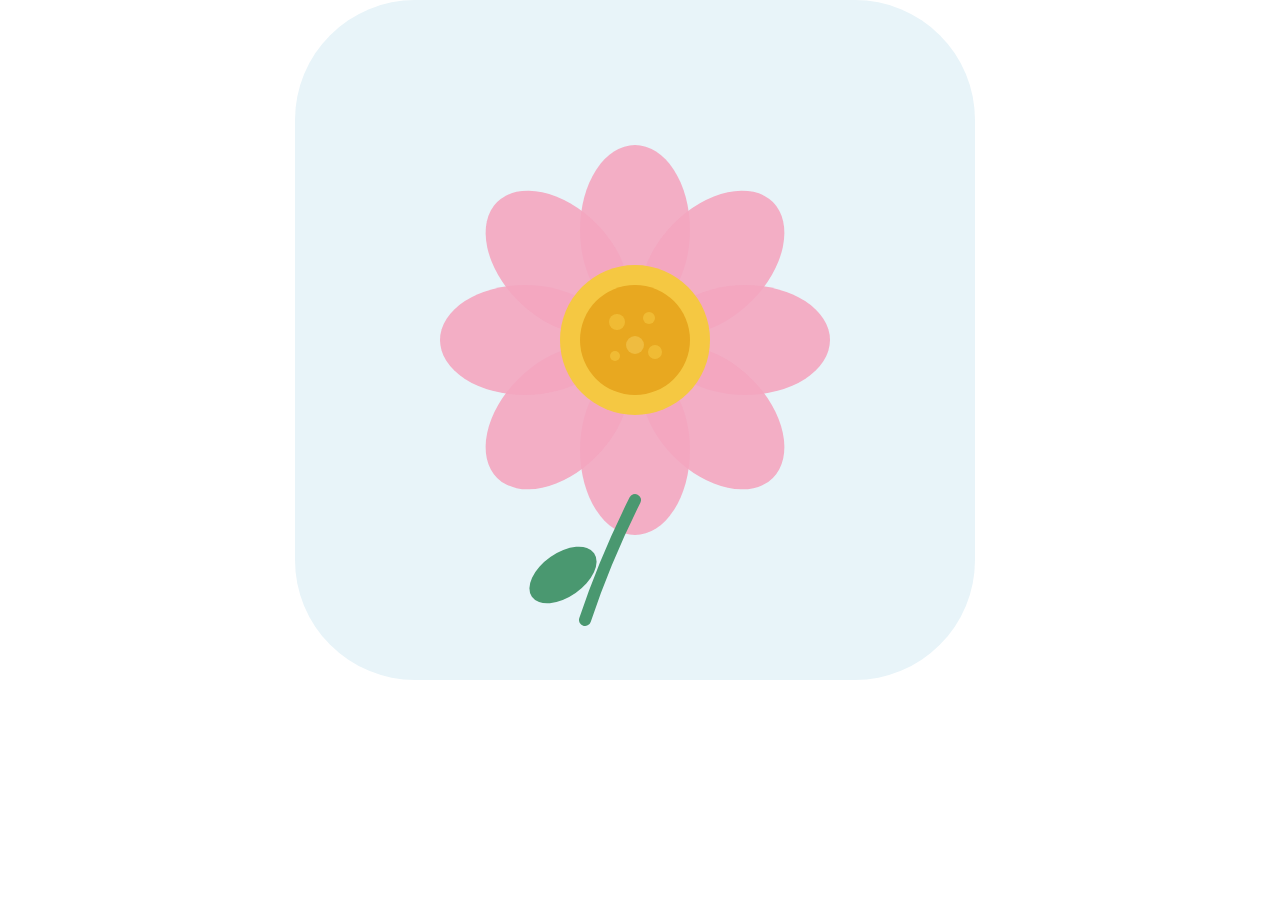
<file: icon_files/saved_resource.html>
<!DOCTYPE html>
<!-- saved from url=(0357)https://ac43e8f881bc6028adeb699cc15ea788.claudemcpcontent.com/mcp_apps?connect-src=https%3A%2F%2Fesm.sh+https%3A%2F%2Fcdnjs.cloudflare.com+https%3A%2F%2Fcdn.jsdelivr.net+https%3A%2F%2Funpkg.com&resource-src=https%3A%2F%2Fesm.sh+https%3A%2F%2Fcdnjs.cloudflare.com+https%3A%2F%2Fcdn.jsdelivr.net+https%3A%2F%2Funpkg.com+https%3A%2F%2Fassets.claude.ai&dev=true -->
<html lang="en"><head><meta http-equiv="Content-Type" content="text/html; charset=UTF-8">
  
  <meta name="viewport" content="width=device-width, initial-scale=1.0">
  <title>Visualize Widget</title>
  <style id="mcp-host-fonts">
@font-face {
  font-family: "Anthropic Sans";
  src: url("https://assets.claude.ai/Fonts/AnthropicSans-Text-Regular-Static.otf") format("opentype");
  font-weight: 400;
  font-style: normal;
  font-display: swap;
}
@font-face {
  font-family: "Anthropic Sans";
  src: url("https://assets.claude.ai/Fonts/AnthropicSans-Text-RegularItalic-Static.otf") format("opentype");
  font-weight: 400;
  font-style: italic;
  font-display: swap;
}
@font-face {
  font-family: "Anthropic Sans";
  src: url("https://assets.claude.ai/Fonts/AnthropicSans-Text-Medium-Static.otf") format("opentype");
  font-weight: 500;
  font-style: normal;
  font-display: swap;
}
@font-face {
  font-family: "Anthropic Sans";
  src: url("https://assets.claude.ai/Fonts/AnthropicSans-Text-MediumItalic-Static.otf") format("opentype");
  font-weight: 500;
  font-style: italic;
  font-display: swap;
}
@font-face {
  font-family: "Anthropic Sans";
  src: url("https://assets.claude.ai/Fonts/AnthropicSans-Text-Semibold-Static.otf") format("opentype");
  font-weight: 600;
  font-style: normal;
  font-display: swap;
}
@font-face {
  font-family: "Anthropic Sans";
  src: url("https://assets.claude.ai/Fonts/AnthropicSans-Text-SemiboldItalic-Static.otf") format("opentype");
  font-weight: 600;
  font-style: italic;
  font-display: swap;
}
@font-face {
  font-family: "Anthropic Sans";
  src: url("https://assets.claude.ai/Fonts/AnthropicSans-Text-Bold-Static.otf") format("opentype");
  font-weight: 700;
  font-style: normal;
  font-display: swap;
}
@font-face {
  font-family: "Anthropic Sans";
  src: url("https://assets.claude.ai/Fonts/AnthropicSans-Text-BoldItalic-Static.otf") format("opentype");
  font-weight: 700;
  font-style: italic;
  font-display: swap;
}
</style>
  <style>@font-face {
  font-family: "Anthropic Serif";
  src: url("https://assets.claude.ai/Fonts/AnthropicSerif-Text-Regular-Static.otf")
    format("opentype");
  font-weight: 400;
  font-style: normal;
  font-display: swap;
}
@font-face {
  font-family: "Anthropic Serif";
  src: url("https://assets.claude.ai/Fonts/AnthropicSerif-Text-RegularItalic-Static.otf")
    format("opentype");
  font-weight: 400;
  font-style: italic;
  font-display: swap;
}
@font-face {
  font-family: "Anthropic Serif";
  src: url("https://assets.claude.ai/Fonts/AnthropicSerif-Text-Medium-Static.otf")
    format("opentype");
  font-weight: 500;
  font-style: normal;
  font-display: swap;
}
@font-face {
  font-family: "Anthropic Serif";
  src: url("https://assets.claude.ai/Fonts/AnthropicSerif-Text-MediumItalic-Static.otf")
    format("opentype");
  font-weight: 500;
  font-style: italic;
  font-display: swap;
}
@font-face {
  font-family: "Anthropic Serif";
  src: url("https://assets.claude.ai/Fonts/AnthropicSerif-Text-Semibold-Static.otf")
    format("opentype");
  font-weight: 600;
  font-style: normal;
  font-display: swap;
}
@font-face {
  font-family: "Anthropic Serif";
  src: url("https://assets.claude.ai/Fonts/AnthropicSerif-Text-SemiboldItalic-Static.otf")
    format("opentype");
  font-weight: 600;
  font-style: italic;
  font-display: swap;
}
@font-face {
  font-family: "Anthropic Serif";
  src: url("https://assets.claude.ai/Fonts/AnthropicSerif-Text-Bold-Static.otf")
    format("opentype");
  font-weight: 700;
  font-style: normal;
  font-display: swap;
}
@font-face {
  font-family: "Anthropic Serif";
  src: url("https://assets.claude.ai/Fonts/AnthropicSerif-Text-BoldItalic-Static.otf")
    format("opentype");
  font-weight: 700;
  font-style: italic;
  font-display: swap;
}</style>
  <style>:root {
  color-scheme: light dark;
  --font-serif: "Anthropic Serif", Georgia, "Times New Roman", serif;
}
* {
  box-sizing: border-box;
  margin: 0;
  padding: 0;
}
input,
select,
textarea,
button {
  font-family: inherit;
}
body {
  font-family:
    "Anthropic Sans",
    -apple-system,
    BlinkMacSystemFont,
    "Segoe UI",
    sans-serif;
  background: transparent;
}
/* Iframe height is externally managed — host sets iframe.style.height to
 * match body.getBoundingClientRect().height via postMessage. During the
 * 1-frame lag (and the 0.25s initial transition), body > viewport triggers
 * a transient scrollbar that steals ~15px width, reflowing flex content.
 * Zero-width scrollbar = zero layout shift. Wheel/keyboard scroll still
 * work if ever needed. */
html,
body {
  scrollbar-width: none;
}
html::-webkit-scrollbar,
body::-webkit-scrollbar {
  width: 0;
  height: 0;
}
/* Short var aliases — saves ~5 tokens per reference */
:root {
  --p: var(--color-text-primary);
  --s: var(--color-text-secondary);
  --t: var(--color-text-tertiary);
  --bg2: var(--color-background-secondary);
  --b: var(--color-border-secondary);
}

/* SVG utility classes — use class="t" instead of repeating font/fill attrs */
.t {
  font-size: 14px;
  fill: var(--p);
}
.ts {
  font-size: 12px;
  fill: var(--s);
}
.th {
  font-size: 14px;
  fill: var(--p);
  font-weight: 500;
}
.box {
  fill: var(--bg2);
  stroke: var(--b);
}
.arr {
  stroke: var(--t);
  fill: none;
  stroke-width: 1.5;
}
.node {
  cursor: pointer;
}
.node:hover rect,
.node:hover .box {
  filter: brightness(0.97);
}
.node:hover text {
  opacity: 0.8;
}

/* Form element defaults — model writes bare <input>, styling is automatic */
/* :not(form.elicit *) — elicitation form provides its own
 * input/button styling at (0,1,0). Without this exclusion, these
 * generic rules at (0,3,1) / (1,0,2) clobber every .elicit-* class. */
input:not([type="range"]):not([type="checkbox"]):not([type="radio"]):not(
    form.elicit *
  ),
select:not(form.elicit *),
textarea:not(form.elicit *) {
  width: 100%;
  height: 36px;
  padding: 8px 12px;
  font-size: 16px;
  background: var(--color-background-primary);
  color: var(--color-text-primary);
  border: 0.5px solid var(--color-border-tertiary);
  border-radius: 6px;
  outline: none;
  transition:
    border-color 0.15s,
    box-shadow 0.15s;
}
textarea {
  height: auto;
  min-height: 80px;
  resize: vertical;
}
input:not([type="range"]):not([type="checkbox"]):not([type="radio"]):not(
    form.elicit *
  ):hover,
select:not(form.elicit *):hover,
textarea:not(form.elicit *):hover {
  border-color: var(--color-border-secondary);
}
input:not([type="range"]):not([type="checkbox"]):not([type="radio"]):not(
    form.elicit *
  ):focus,
select:not(form.elicit *):focus,
textarea:not(form.elicit *):focus {
  border-color: var(--color-border-info);
  box-shadow: 0 0 0 3px var(--color-background-info);
}
select {
  cursor: pointer;
}

/* Range slider — model writes bare <input type="range">, styling automatic */
input[type="range"] {
  -webkit-appearance: none;
  appearance: none;
  width: 100%;
  height: 4px;
  background: light-dark(rgba(0, 0, 0, 0.08), rgba(255, 255, 255, 0.1));
  border-radius: 2px;
  outline: none;
}
input[type="range"]::-webkit-slider-thumb {
  -webkit-appearance: none;
  width: 18px;
  height: 18px;
  border-radius: 50%;
  background: var(--color-background-primary);
  border: 1px solid var(--color-border-secondary);
  cursor: pointer;
  transition:
    border-color 0.15s,
    transform 0.15s;
}
input[type="range"]:hover::-webkit-slider-thumb {
  border-color: var(--color-border-primary);
  transform: scale(1.1);
}
input[type="range"]::-moz-range-thumb {
  width: 18px;
  height: 18px;
  border-radius: 50%;
  background: var(--color-background-primary);
  border: 1px solid var(--color-border-secondary);
  cursor: pointer;
}

/* Button defaults — model writes bare <button>, interaction states automatic */
button:not(#action-btns button):not(form.elicit button) {
  padding: 8px 16px;
  font-size: 14px;
  background: transparent;
  color: var(--color-text-primary);
  border: 0.5px solid var(--color-border-secondary);
  border-radius: var(--border-radius-md);
  cursor: pointer;
  transition:
    background 0.15s,
    transform 0.1s;
}
button:not(#action-btns button):not(form.elicit button):hover {
  background: var(--color-background-secondary);
}
button:not(#action-btns button):not(form.elicit button):active {
  background: var(--color-border-tertiary);
  transform: scale(0.98);
}

/* ===== Elicitation form — EA-878 =====
 * Inert unless Claude writes <form class="elicit">.
 * Figma: AaGSDTRrOCNVhNa7LZaJVr node 5340:3930
 * Conversational question prompts ("Which side are you on?"),
 * pills for all choices.
 */

form.elicit {
  background: var(--color-background-primary, #fff);
  border: 0.5px solid var(--color-border-tertiary, rgba(31, 30, 29, 0.15));
  border-radius: 16px;
  /* Figma 5340:3930 — soft diffuse shadow, lighter than DS --shadow-md.
   * Margin keeps the shadow from clipping at #vis-container's overflow:hidden
   * edge: y-offset 4px + blur 20px ≈ 24px below, 20px sides. */
  box-shadow: 0 4px 20px 0 rgba(0, 0, 0, 0.04);
  margin: 4px 20px 24px;
  overflow: hidden;
  /* font-base = 14/1.4 sans — descendants inherit; only .elicit-question
   * (serif 16/1.7), .name (12), .badge (9) override. */
  font-family: var(--font-sans, system-ui, sans-serif);
  font-size: 14px;
  line-height: 1.4;
  /* Match host rendering — without this the iframe uses subpixel AA and
   * everything (notably weight-500 buttons) reads ~100 heavier on Retina
   * than the same tokens outside the iframe. */
  -webkit-font-smoothing: antialiased;
  -moz-osx-font-smoothing: grayscale;
  /* Chrome props animate on the form→submitted-summary swap. */
  transition:
    background-color 200ms ease-out,
    box-shadow 200ms ease-out,
    border-radius 200ms ease-out,
    padding 200ms ease-out,
    margin 200ms ease-out;
  /* Shared FileThumbnail tokens (border-border-300/25, shadow-sm/5). */
  --elicit-border-faint: color-mix(
    in srgb,
    var(--color-border-tertiary, rgba(31, 30, 29, 0.15)) 25%,
    transparent
  );
  --elicit-shadow-sm: 0 1px 2px 0 rgba(0, 0, 0, 0.05);
}
/* Form controls don't inherit font props from the UA sheet — pull from root.
 * `font: inherit` shorthand so font-weight comes too; the individual-prop
 * version left weight at the UA <button> default (bold-ish on some
 * platforms) for any control that doesn't set its own weight. */
form.elicit :is(button, input, textarea) {
  font: inherit;
}

/* Header title and question prompts share Claude's chat-output voice
 * (p.font-claude-response-body = Anthropic Serif 16 / 400 / 1.7) so both
 * read as Claude speaking, not form chrome. */
form.elicit .elicit-header,
form.elicit .elicit-question {
  font-family: var(--font-serif, "Anthropic Serif", Georgia, serif);
  font-size: 16px;
  font-weight: 400;
  line-height: 1.7;
  color: var(--color-text-primary, #131313);
}

/* 44px total to match the suggested-connector widget spec.
 * Fixed height + zero vertical padding lets align-items:center handle the rest;
 * avoids the icon/text line-height arithmetic. */
form.elicit .elicit-header {
  display: flex;
  align-items: center;
  gap: 8px;
  height: 44px;
  padding: 0 16px;
  border-bottom: 0.5px solid
    var(--color-border-tertiary, rgba(31, 30, 29, 0.15));
}
form.elicit .elicit-header > svg {
  /* IconBase vectorSizeMap[16] = 20 — anthropicons render in a 20px box. */
  width: 20px;
  height: 20px;
  flex-shrink: 0;
  fill: currentColor;
}
form.elicit .elicit-header > span {
  flex: 1;
}

form.elicit .elicit-body {
  padding: 32px 24px;
  display: flex;
  flex-direction: column;
  gap: 40px;
}

form.elicit .elicit-group {
  display: flex;
  flex-direction: column;
  gap: 16px;
}

form.elicit .elicit-question {
  margin: 0;
}

/* Pills container — no horizontal padding. Previously had 0 8px which pushed
 * pills 8px right of the question/textarea/date in the same .elicit-group. */
form.elicit .elicit-pills {
  display: flex;
  flex-wrap: wrap;
  gap: 12px;
}
form.elicit .elicit-pill {
  /* Fully rounded + tighter padding — visually distinct from the rectangular
   * text inputs (textarea/other/date stay at 8-12px radius). Pills and inputs
   * don't match in height so the shape difference reads as intentional. */
  padding: 8px 12px;
  border: 0.5px solid var(--color-border-tertiary, rgba(31, 30, 29, 0.15));
  border-radius: 9999px;
  background: transparent;
  color: var(--color-text-secondary, #383835);
  cursor: pointer;
  transition:
    border-color 120ms ease,
    background-color 120ms ease;
}
form.elicit .elicit-pill:hover {
  border-color: var(--color-border-secondary, rgba(30, 30, 29, 0.3));
}
/* Semantic accents — same light-fill+soft-border recipe as the blue selected
 * state, applied via attribute so inline style doesn't fight aria-pressed.
 * Single-attr specificity; the [aria-pressed="true"] rule below wins on
 * border+bg so selection remains visible on accented pills. */
form.elicit .elicit-pill[data-accent="warning"] {
  border-color: var(--color-text-warning, #5a4815);
  background: color-mix(
    in srgb,
    var(--color-text-warning, #5a4815) 15%,
    transparent
  );
  color: var(--color-text-warning, #5a4815);
}
form.elicit .elicit-pill[data-accent="danger"] {
  border-color: var(--color-text-danger, #7f2c28);
  background: color-mix(
    in srgb,
    var(--color-text-danger, #7f2c28) 15%,
    transparent
  );
  color: var(--color-text-danger, #7f2c28);
}
form.elicit .elicit-pill[data-accent="success"] {
  border-color: var(--color-text-success, #265b19);
  background: color-mix(
    in srgb,
    var(--color-text-success, #265b19) 15%,
    transparent
  );
  color: var(--color-text-success, #265b19);
}
form.elicit .elicit-pill[aria-pressed="true"] {
  /* Figma: 0.5px #184f95 border + rgba(205,226,251,0.5) fill (approx via color-mix). */
  border: 0.5px solid var(--color-text-info, #184f95);
  background: color-mix(
    in srgb,
    var(--color-text-info, #184f95) 15%,
    transparent
  );
  /* accent-000 — host bridge maps DS accent to --color-text-info (no
   * --accent-* var injected into the iframe). Matches border + fill. */
  color: var(--color-text-info, #184f95);
}

/* "Other" conditional text input.
 * background/color explicit — generic input rule no longer provides
 * these post-specificity-fix, UA Canvas/CanvasText mismatch in dark mode. */
form.elicit .elicit-other {
  margin-top: 8px;
  height: 40px;
  padding: 0 12px;
  border: 0.5px solid var(--color-border-tertiary, rgba(31, 30, 29, 0.15));
  border-radius: 8px;
  background: var(--color-background-primary, #fff);
  color: var(--color-text-primary, #131313);
  width: 100%;
  box-sizing: border-box;
}
form.elicit .elicit-other[hidden] {
  display: none;
}

/* Textarea.
 * background/color explicit — generic textarea rule no longer provides
 * these post-specificity-fix, UA Canvas/CanvasText mismatch in dark mode. */
form.elicit .elicit-textarea {
  min-height: 84px;
  padding: 12px;
  border: 0.5px solid var(--color-border-tertiary, rgba(31, 30, 29, 0.15));
  border-radius: 8px;
  background: var(--color-background-primary, #fff);
  color: var(--color-text-primary, #131313);
  resize: vertical;
  box-sizing: border-box;
  width: 100%;
}
form.elicit .elicit-textarea::placeholder {
  color: var(--color-text-tertiary, #7b7974);
}

/* Date input — pill-shaped, hugs content */
form.elicit .elicit-date {
  padding: 12px 16px;
  border: 0.5px solid var(--color-border-tertiary, rgba(31, 30, 29, 0.15));
  border-radius: 12px;
  background: transparent;
  color: var(--color-text-primary, #131313);
  width: fit-content;
  cursor: pointer;
}
/* Shared focus ring for all text inputs — info-blue border + soft glow */
form.elicit .elicit-other:focus,
form.elicit .elicit-textarea:focus,
form.elicit .elicit-date:focus {
  outline: none;
  border-color: var(--color-border-info, #2a78d6);
  box-shadow: 0 0 0 3px var(--color-background-info, rgba(42, 120, 214, 0.2));
}

/* File upload — dashed dropzone + filled tiles.
 * Tile styling mirrors packages/chat/components/FileThumbnail.tsx (the
 * thumbnail users already see in the chat input row) so a file picked here
 * reads as the same object it becomes once attached. Dropzone is the first
 * flex child; tiles append after it (flow right). */
form.elicit .elicit-files {
  display: flex;
  flex-wrap: wrap;
  align-items: flex-start;
  gap: 12px;
}
form.elicit .elicit-dropzone {
  /* 120×120 = FileThumbnail SIZE_MAP.normal. Dashed stays 1px — 0.5px
   * dashed rasterizes to invisible gaps on non-retina. */
  width: 120px;
  height: 120px;
  border: 1px dashed var(--color-border-tertiary, rgba(31, 30, 29, 0.15));
  border-radius: 10px;
  box-shadow: var(--elicit-shadow-sm);
  display: flex;
  flex-direction: column;
  align-items: center;
  justify-content: center;
  gap: 8px;
  cursor: pointer;
  /* Figma 5340:4071 — 2% text-000 wash over bg-000 */
  background: color-mix(
    in srgb,
    var(--color-text-primary, #131313) 2%,
    var(--color-background-primary, #fff)
  );
  color: var(--color-text-tertiary, #7b7974);
  transition:
    border-color 120ms ease,
    background-color 120ms ease;
}
form.elicit .elicit-dropzone:hover {
  border-color: var(--color-text-info, #184f95);
  background: color-mix(
    in srgb,
    var(--color-text-info, #184f95) 4%,
    transparent
  );
}
form.elicit .elicit-dropzone svg {
  width: 24px;
  height: 24px;
  fill: currentColor;
}
form.elicit .elicit-dropzone input[type="file"] {
  display: none;
}

form.elicit .elicit-file-tile {
  /* FileThumbnail ThumbnailInteractionContainer:
   * rounded-lg border-0.5 border-border-300/25 shadow-sm shadow-always-black/5
   * bg-bg-000 px-2.5 py-2 gap-2.5 → 8px radius, 0.5px border, 8/10px pad */
  width: 120px;
  height: 120px;
  border: 0.5px solid var(--elicit-border-faint);
  border-radius: 8px;
  padding: 8px 10px;
  display: flex;
  flex-direction: column;
  justify-content: space-between;
  gap: 10px;
  background: var(--color-background-primary, #fff);
  box-shadow: var(--elicit-shadow-sm);
  box-sizing: border-box;
  position: relative;
}
form.elicit .elicit-file-tile .name {
  /* FileThumbnail title: text-[12px] text-text-100 break-words line-clamp-3 */
  font-size: 12px;
  color: var(--color-text-primary, #131313);
  word-break: break-word;
  overflow: hidden;
  display: -webkit-box;
  -webkit-line-clamp: 3;
  -webkit-box-orient: vertical;
}
form.elicit .elicit-file-tile .badge {
  /* FileThumbnail ThumbnailTagContainer:
   * h-[18px] px-1 border-0.5 border-border-300/25 shadow-sm rounded
   * bg-bg-000/70 font-medium + inner text-[9px] uppercase font-bold */
  align-self: flex-start;
  height: 18px;
  padding: 0 4px;
  display: inline-flex;
  align-items: center;
  border: 0.5px solid var(--elicit-border-faint);
  border-radius: 4px;
  background: color-mix(
    in srgb,
    var(--color-background-primary, #fff) 70%,
    transparent
  );
  box-shadow: var(--elicit-shadow-sm);
  font-size: 9px;
  font-weight: 700;
  color: var(--color-text-tertiary, #7b7974);
  text-transform: uppercase;
}
/* FileThumbnail RemoveButton: w-5 h-5 -top-2 -left-2 rounded-full
 * border-0.5 border-border-300/25 bg-bg-000/90 backdrop-blur-sm.
 * Always visible (no group-hover in iframe — touch + no Tailwind group). */
form.elicit .elicit-file-tile .remove {
  position: absolute;
  top: -8px;
  left: -8px;
  width: 20px;
  height: 20px;
  padding: 0;
  border: 0.5px solid var(--elicit-border-faint);
  border-radius: 9999px;
  background: color-mix(
    in srgb,
    var(--color-background-primary, #fff) 90%,
    transparent
  );
  backdrop-filter: blur(4px);
  cursor: pointer;
  font-size: 14px;
  line-height: 1;
  color: var(--color-text-tertiary, #7b7974);
  display: flex;
  align-items: center;
  justify-content: center;
  transition:
    color 120ms ease,
    background-color 120ms ease;
}
form.elicit .elicit-file-tile .remove:hover {
  color: var(--color-text-secondary, #383835);
  background: color-mix(
    in srgb,
    var(--color-background-primary, #fff) 50%,
    transparent
  );
}

/* Footer — DS Button tokens transcribed (variant=secondary / variant=primary,
 * size=default: h-9 px-4 rounded-lg min-w-[5rem] font-base-bold). */
form.elicit .elicit-footer {
  display: flex;
  align-items: center;
  justify-content: flex-end;
  gap: 12px;
  /* Explicit height (mirrors .elicit-header) so the submitted-state height:0
   * transition can interpolate — auto→0 snaps. 36px buttons + 32px breathing room. */
  height: 68px;
  padding: 0 24px;
  border-top: 0.5px solid var(--color-border-tertiary, rgba(31, 30, 29, 0.15));
}
form.elicit .elicit-skip,
form.elicit .elicit-submit {
  display: inline-flex;
  align-items: center;
  justify-content: center;
  height: 36px;
  min-width: 80px;
  padding: 0 16px;
  border-radius: 8px;
  /* DS Button primary/secondary = font-base-bold (tw-typography.js:26) */
  font-weight: 500;
  white-space: nowrap;
  cursor: pointer;
  user-select: none;
  transition:
    background-color 100ms ease-out,
    border-color 100ms ease-out,
    transform 150ms cubic-bezier(0.165, 0.85, 0.45, 1);
}
form.elicit .elicit-skip:active,
form.elicit .elicit-submit:active {
  transform: scale(0.96);
}
/* secondary */
form.elicit .elicit-skip {
  border: 0.5px solid
    color-mix(
      in srgb,
      var(--color-border-secondary, rgba(30, 30, 29, 0.3)) 30%,
      transparent
    );
  background: transparent;
  color: var(--color-text-primary, #131313);
}
form.elicit .elicit-skip:hover {
  background: var(--color-background-secondary, #f9f9f7);
  border-color: transparent;
}
/* primary */
form.elicit .elicit-submit {
  border: none;
  background: var(--color-text-primary, #131313);
  color: var(--color-background-primary, #fff);
}
form.elicit .elicit-submit:hover {
  transform: scaleX(1.005) scaleY(1.015);
}
/* :hover and :active are both true during a mouse click; equal specificity →
 * source order wins, so without this the hover-grow above masks the press-down. */
form.elicit .elicit-submit:hover:active {
  transform: scale(0.96);
}

/* Post-submit — submitElicitation() adds .elicit-transitioning (body fades
 * out), then after 150ms swaps the body for the Q/A summary and adds
 * .elicit-submitted (chrome transitions to the bare card while body fades
 * back in). Mirrors AskUserQuestion: outer card = AskUserQuestionToolUseCell
 * .tsx:177 (rounded-xl border-0.5 border-border-300 p-4, no bg-bg-000 when
 * submitted), rows = SubmittedResponses.tsx:14-36. */
form.elicit .elicit-body {
  transition: opacity 150ms ease-out;
}
form.elicit.elicit-transitioning .elicit-body {
  opacity: 0;
}
form.elicit.elicit-submitted {
  background: transparent;
  border-radius: 12px;
  box-shadow: none;
  padding: 16px;
  margin: 4px;
}
/* `display: none` can't transition — collapse to zero so the chrome animates
 * away with the form's 200ms transition instead of snapping. */
form.elicit .elicit-header,
form.elicit .elicit-footer {
  transition:
    opacity 200ms ease-out,
    height 200ms ease-out,
    padding 200ms ease-out,
    border-width 200ms ease-out,
    /* step to hidden after the collapse so Skip/Submit leave the tab order +
     * a11y tree (pointer-events:none alone doesn't). */
    visibility 0s linear 200ms;
}
form.elicit.elicit-submitted .elicit-header,
form.elicit.elicit-submitted .elicit-footer {
  opacity: 0;
  height: 0;
  padding-top: 0;
  padding-bottom: 0;
  border-width: 0;
  overflow: hidden;
  pointer-events: none;
  visibility: hidden;
}
form.elicit.elicit-submitted .elicit-body {
  padding: 0;
}
/* Quota-fallback "1" sentinel restore: shape check skips renderSubmittedSummary
 * so the body still has live inputs — dim them so the locked state reads. */
form.elicit.elicit-submitted .elicit-body:not(:has(.elicit-summary)) {
  pointer-events: none;
  opacity: 0.5;
}
/* sessionStorage restore path adds this alongside .elicit-submitted so
 * scroll-back/reload shows the summary immediately (no replayed crossfade). */
form.elicit.elicit-restored,
form.elicit.elicit-restored .elicit-body,
form.elicit.elicit-restored .elicit-header,
form.elicit.elicit-restored .elicit-footer {
  transition: none;
}
form.elicit .elicit-summary {
  display: flex;
  flex-direction: column;
  gap: 12px;
}
form.elicit .elicit-summary-row {
  display: flex;
  flex-direction: column;
  gap: 4px;
}
/* SubmittedResponses question: text-text-300 font-claude-response-small-bold
 * (serif 14 / 600 / 1.5) */
form.elicit .elicit-summary-q {
  font-family: var(--font-serif, "Anthropic Serif", Georgia, serif);
  font-size: 14px;
  font-weight: 600;
  line-height: 1.5;
  color: var(--color-text-secondary, #383835);
}
/* SubmittedResponses answer: text-text-500 font-base (sans 14 / 430 / 1.4) */
form.elicit .elicit-summary-a {
  font-weight: 430;
  color: var(--color-text-tertiary, #7b7974);
  white-space: pre-wrap;
  word-break: break-word;
}

/* Headings — bare tags get correct color in both modes */
h1,
h2,
h3,
h4,
h5,
h6 {
  color: var(--color-text-primary);
}

.leader {
  stroke: var(--t);
  stroke-width: 0.5;
  stroke-dasharray: 4 3;
  fill: none;
}

/* Color ramp classes — apply to <g> or shape element (rect/ellipse/circle/polygon), never <path>.
   light-dark() responds to ancestor color-scheme, not just OS preference. */
g.c-purple > rect,
g.c-purple > ellipse,
g.c-purple > circle,
g.c-purple > polygon,
rect.c-purple,
ellipse.c-purple,
circle.c-purple,
polygon.c-purple {
  fill: light-dark(#eeedfe, #3c3489);
  stroke: light-dark(#534ab7, #afa9ec);
}
.c-purple > .th,
.c-purple > .t {
  fill: light-dark(#3c3489, #cecbf6);
}
.c-purple > .ts {
  fill: light-dark(#534ab7, #afa9ec);
}
g.c-teal > rect,
g.c-teal > ellipse,
g.c-teal > circle,
g.c-teal > polygon,
rect.c-teal,
ellipse.c-teal,
circle.c-teal,
polygon.c-teal {
  fill: light-dark(#e1f5ee, #085041);
  stroke: light-dark(#0f6e56, #5dcaa5);
}
.c-teal > .th,
.c-teal > .t {
  fill: light-dark(#085041, #9fe1cb);
}
.c-teal > .ts {
  fill: light-dark(#0f6e56, #5dcaa5);
}
g.c-coral > rect,
g.c-coral > ellipse,
g.c-coral > circle,
g.c-coral > polygon,
rect.c-coral,
ellipse.c-coral,
circle.c-coral,
polygon.c-coral {
  fill: light-dark(#faece7, #712b13);
  stroke: light-dark(#993c1d, #f0997b);
}
.c-coral > .th,
.c-coral > .t {
  fill: light-dark(#712b13, #f5c4b3);
}
.c-coral > .ts {
  fill: light-dark(#993c1d, #f0997b);
}
g.c-pink > rect,
g.c-pink > ellipse,
g.c-pink > circle,
g.c-pink > polygon,
rect.c-pink,
ellipse.c-pink,
circle.c-pink,
polygon.c-pink {
  fill: light-dark(#fbeaf0, #72243e);
  stroke: light-dark(#993556, #ed93b1);
}
.c-pink > .th,
.c-pink > .t {
  fill: light-dark(#72243e, #f4c0d1);
}
.c-pink > .ts {
  fill: light-dark(#993556, #ed93b1);
}
g.c-gray > rect,
g.c-gray > ellipse,
g.c-gray > circle,
g.c-gray > polygon,
rect.c-gray,
ellipse.c-gray,
circle.c-gray,
polygon.c-gray {
  fill: light-dark(#f1efe8, #444441);
  stroke: light-dark(#5f5e5a, #b4b2a9);
}
.c-gray > .th,
.c-gray > .t {
  fill: light-dark(#444441, #d3d1c7);
}
.c-gray > .ts {
  fill: light-dark(#5f5e5a, #b4b2a9);
}
g.c-blue > rect,
g.c-blue > ellipse,
g.c-blue > circle,
g.c-blue > polygon,
rect.c-blue,
ellipse.c-blue,
circle.c-blue,
polygon.c-blue {
  fill: light-dark(#e6f1fb, #0c447c);
  stroke: light-dark(#185fa5, #85b7eb);
}
.c-blue > .th,
.c-blue > .t {
  fill: light-dark(#0c447c, #b5d4f4);
}
.c-blue > .ts {
  fill: light-dark(#185fa5, #85b7eb);
}
g.c-green > rect,
g.c-green > ellipse,
g.c-green > circle,
g.c-green > polygon,
rect.c-green,
ellipse.c-green,
circle.c-green,
polygon.c-green {
  fill: light-dark(#eaf3de, #27500a);
  stroke: light-dark(#3b6d11, #97c459);
}
.c-green > .th,
.c-green > .t {
  fill: light-dark(#27500a, #c0dd97);
}
.c-green > .ts {
  fill: light-dark(#3b6d11, #97c459);
}
g.c-amber > rect,
g.c-amber > ellipse,
g.c-amber > circle,
g.c-amber > polygon,
rect.c-amber,
ellipse.c-amber,
circle.c-amber,
polygon.c-amber {
  fill: light-dark(#faeeda, #633806);
  stroke: light-dark(#854f0b, #ef9f27);
}
.c-amber > .th,
.c-amber > .t {
  fill: light-dark(#633806, #fac775);
}
.c-amber > .ts {
  fill: light-dark(#854f0b, #ef9f27);
}
g.c-red > rect,
g.c-red > ellipse,
g.c-red > circle,
g.c-red > polygon,
rect.c-red,
ellipse.c-red,
circle.c-red,
polygon.c-red {
  fill: light-dark(#fcebeb, #791f1f);
  stroke: light-dark(#a32d2d, #f09595);
}
.c-red > .th,
.c-red > .t {
  fill: light-dark(#791f1f, #f7c1c1);
}
.c-red > .ts {
  fill: light-dark(#a32d2d, #f09595);
}

/* Mermaid class/ER diagrams — match house aesthetic.
   Mermaid v11 class/ER renderers use <path> (not <rect>) with inline stroke/fill
   attrs that IGNORE themeVariables mainBkg/nodeBorder. Labels are
   <foreignObject><div><span class="nodeLabel"><p>text</p> — NOT <text>. All style
   fixes require !important to beat inline attrs + mermaid's inline <style>.
   Selectors target .classDiagram/.erDiagram SVG root classes (always present)
   rather than a .mermaid wrapper (which the model sometimes omits). */
svg.classDiagram,
svg.erDiagram {
  font-size: 13px;
  max-width: 100%;
  height: auto;
}
/* Mermaid sizes foreignObject to fit measured text width. If we upsize post-render,
   text clips. So: overflow visible on FO, and widen inner div past its max-width. */
svg.classDiagram foreignObject,
svg.erDiagram foreignObject {
  overflow: visible;
}
svg.classDiagram foreignObject > div,
svg.erDiagram foreignObject > div {
  max-width: none !important;
}
/* Body text: members, methods, attribute rows */
svg.classDiagram .nodeLabel,
svg.erDiagram .nodeLabel,
svg.classDiagram .label foreignObject div,
svg.erDiagram .label foreignObject div {
  font-family: var(--font-sans) !important;
  font-size: 13px !important;
  font-weight: 400 !important;
  color: var(--color-text-secondary) !important;
}
/* Titles: classDiagram wraps in .label-group; erDiagram wraps in .name */
svg.classDiagram .label-group .nodeLabel,
svg.erDiagram .name .nodeLabel {
  font-size: 14px !important;
  font-weight: 500 !important;
  color: var(--color-text-primary) !important;
}
/* Kill mermaid's inline style="font-weight: bolder" on the .label wrapper */
svg.classDiagram .label-group .label {
  font-weight: 500 !important;
}
/* Edge labels (relationship verbs + cardinality) */
svg.classDiagram .edgeLabel,
svg.classDiagram .edgeLabel span,
svg.classDiagram .edgeTerminals foreignObject div,
svg.erDiagram .edgeLabel,
svg.erDiagram .edgeLabel span {
  font-size: 11px !important;
  color: var(--color-text-tertiary) !important;
}
/* Box outlines, row stripes, dividers — all rendered as <path> with inline attrs.
   Mermaid's '#id .node path { fill:... }' CSS beats fill="none" attr — force fill:none. */
svg.classDiagram .node path[stroke]:not([stroke="none"]),
svg.classDiagram .divider path,
svg.erDiagram .node path[stroke]:not([stroke="none"]),
svg.erDiagram .divider path {
  stroke: var(--color-border-tertiary) !important;
  stroke-width: 0.5px !important;
  fill: none !important;
}
/* classDiagram: box fill (inside .basic.label-container). Mermaid's inline CSS
   '#id .node path { stroke:... }' beats the stroke="none" attr (SVG attrs have
   lowest specificity), and the fill path is open (no Z) so the phantom stroke
   only paints top/right/bottom — left edge looks darker. Kill the stroke. */
svg.classDiagram .node .basic path[fill]:not([fill="none"]) {
  fill: var(--color-background-primary) !important;
  stroke: none !important;
  stroke-width: 0 !important;
}
/* erDiagram: header row (anonymous first-child <g>) uses secondary bg */
svg.erDiagram .node > g:first-child > path[fill]:not([fill="none"]) {
  fill: var(--color-background-secondary) !important;
}
/* erDiagram: row stripes */
svg.erDiagram .row-rect-odd path[fill]:not([fill="none"]) {
  fill: var(--color-background-primary) !important;
}
svg.erDiagram .row-rect-even path[fill]:not([fill="none"]) {
  fill: var(--color-background-secondary) !important;
}
/* Connector lines */
svg.erDiagram .relationshipLine,
svg.classDiagram .relation {
  stroke: var(--color-text-tertiary) !important;
  stroke-width: 1px !important;
}
svg.classDiagram .marker,
svg.classDiagram marker path,
svg.erDiagram .marker,
svg.erDiagram marker path {
  stroke: var(--color-text-tertiary) !important;
  stroke-width: 1px !important;
}
svg.classDiagram marker path[fill]:not([fill="none"]):not([fill="transparent"]),
svg.erDiagram marker path[fill]:not([fill="none"]):not([fill="transparent"]) {
  fill: var(--color-text-tertiary) !important;
}
/* Relationship label background — kill default 0.7 opacity */
svg.classDiagram .labelBkg,
svg.erDiagram .labelBkg {
  background-color: var(--color-background-primary) !important;
  opacity: 1 !important;
}

body {
  position: relative;
}
#vis-container {
  width: 100%;
  position: relative;
  overflow: hidden;
}
#vis-container > svg {
  display: block;
  margin-inline: auto;
  max-width: 100%;
  height: auto;
  overflow: visible;
}

/* Action buttons group.
   hidden attr is removed on tool-input (final) so buttons never show during streaming.
   Popover items: Copy to clipboard, Download file. */
#action-btns {
  position: absolute;
  top: 8px;
  right: 8px;
  z-index: 2147483647;
  display: flex;
  gap: 4px;
  opacity: 0;
  transition: opacity 0.2s ease;
}
/* display:flex above would override UA [hidden] — restore it */
#action-btns[hidden] {
  display: none;
}
body:hover #action-btns {
  opacity: 1;
}
/* 28×28 chip style for the ⋯ trigger.
   bg-100 at rest (visible over widget content), bg-300 on hover.
   No border — bg change is enough hover feedback. Transparent border stays
   for layout stability. Fallback light-dark() values match the design-system
   --bg-100/--bg-300 tokens (widget iframe doesn't receive them via host
   context, only --color-background-* semantic vars). */
#action-btns > button {
  width: 28px;
  height: 28px;
  padding: 0;
  display: flex;
  align-items: center;
  justify-content: center;
  border-radius: var(--border-radius-sm, 6px);
  background: var(--bg-100, light-dark(#faf9f5, #262624));
  border: 1px solid transparent;
  color: var(--color-text-secondary, #3d3d3a);
  cursor: pointer;
  transition: background 0.15s ease;
}
#action-btns > button:hover {
  background: var(--bg-300, light-dark(#f0eee6, #141413));
}
/* Popover — drops down-left from the trigger.
   Styled to match the native claude.ai Radix dropdown: white bg, backdrop
   blur, 0.5px border, subtle shadow. Items are single-line icon + label,
   matching the conversation menu (Star/Rename/Add to project). */
#more-popover {
  position: absolute;
  top: calc(100% + 4px);
  right: 0;
  min-width: 8rem;
  padding: 6px;
  border-radius: 12px;
  background: var(--color-background-primary, #fff);
  border: 0.5px solid var(--color-border-secondary, rgba(0, 0, 0, 0.1));
  backdrop-filter: blur(24px);
  -webkit-backdrop-filter: blur(24px);
  box-shadow: 0 2px 8px light-dark(rgba(0, 0, 0, 0.08), rgba(0, 0, 0, 0.24));
  font-family: var(--font-sans, system-ui);
  color: var(--color-text-secondary, #3d3d3a);
  opacity: 0;
  visibility: hidden;
  transform: translateY(-4px);
  transition:
    opacity 0.15s ease,
    transform 0.15s ease,
    visibility 0s linear 0.15s;
}
/* Reveal only when hovering the ⋯ trigger or the popover itself. A 4px
   dead-zone between trigger and popover would close it, so
   #more-popover:hover keeps it open during the crossing. */
#more-btn:hover ~ #more-popover,
#more-popover:hover {
  opacity: 1;
  visibility: visible;
  transform: translateY(0);
  transition:
    opacity 0.15s ease,
    transform 0.15s ease,
    visibility 0s;
}
/* Popover items — single-line icon + label, matching native dropdown menu */
.more-item {
  display: flex;
  align-items: center;
  gap: 10px;
  width: 100%;
  padding: 8px;
  border: none;
  background: transparent;
  border-radius: 8px;
  cursor: pointer;
  text-align: left;
  font-family: var(--font-sans, system-ui) !important;
  color: inherit;
  transition: background 0.1s ease;
  white-space: nowrap;
}
.more-item:hover {
  background: var(--color-background-secondary, #f5f4ed);
  color: var(--color-text-primary, #141413);
}
.more-item-icon {
  flex-shrink: 0;
  width: 20px;
  height: 20px;
  display: flex;
  align-items: center;
  justify-content: center;
}
.more-item-icon svg {
  width: 20px;
  height: 20px;
}
.more-item-label {
  font-family: var(--font-sans, system-ui) !important;
  font-size: 14px;
  line-height: 1.3;
  white-space: nowrap;
}
#copy-toast {
  position: fixed;
  top: 12px;
  left: 50%;
  transform: translateX(-50%) translateY(-20px);
  background: var(--color-background-danger, #f7ecec);
  color: var(--color-text-danger, #7f2c28);
  border: 1px solid var(--color-border-danger, #a73d39);
  font-family: var(--font-sans, system-ui);
  font-size: 13px;
  padding: 8px 14px;
  border-radius: var(--border-radius-md, 8px);
  pointer-events: none;
  opacity: 0;
  transition:
    opacity 0.2s ease,
    transform 0.2s ease;
  z-index: 2147483647;
  white-space: nowrap;
}
#copy-toast.visible {
  opacity: 1;
  transform: translateX(-50%) translateY(0);
}

/* HTML scripts-loading shimmer */
#vis-container.scripts-loading {
  pointer-events: none;
  opacity: 0.7;
}
#vis-container.scripts-loading::after {
  content: "";
  position: absolute;
  inset: 0;
  z-index: 10000;
  overflow: hidden;
}
#vis-container.scripts-loading::before {
  content: "";
  position: absolute;
  top: -50%;
  left: 0;
  width: 60%;
  height: 200%;
  z-index: 10001;
  background: linear-gradient(
    90deg,
    transparent 0%,
    light-dark(rgba(0, 0, 0, 0.06), rgba(255, 255, 255, 0.08)) 50%,
    transparent 100%
  );
  animation: scriptsShimmer 2s ease-in-out infinite;
}
@keyframes scriptsShimmer {
  0% {
    transform: translateX(-100%) rotate(25deg);
  }
  100% {
    transform: translateX(200%) rotate(25deg);
  }
}
.sr-only{position:absolute;width:1px;height:1px;padding:0;margin:-1px;overflow:hidden;clip:rect(0,0,0,0);white-space:nowrap;border:0}</style>
  <style id="entry-animation">/* Entry animation for streaming SVG elements.
   Scoped to #vis-container.streaming — widget-main.ts adds the class on first
   tool-input-partial and removes it on tool-input. After streaming, scripts
   that rebuild SVG via innerHTML (e.g. slider-driven charts) won't trigger this.
   Uses CSS individual transform property (scale) to avoid conflicts with SVG transform attribute.
   Excludes elements with transform/opacity attributes to prevent CSS overriding SVG values. */
@keyframes svgFadeInScale {
  from {
    opacity: 0;
    scale: 0.95;
  }
  to {
    opacity: 1;
    scale: 1;
  }
}
#vis-container.streaming
  :where(
    svg,
    circle,
    rect,
    path,
    polygon,
    polyline,
    line,
    ellipse,
    g,
    text
  ):not([transform]):not([opacity]) {
  transition:
    fill 0.4s ease-out,
    stroke 0.4s ease-out,
    opacity 0.4s ease-out;
  animation: svgFadeInScale 0.5s ease-out;
  transform-origin: center;
}</style>
<style id="mcp-host-variables">:root {
  --color-background-primary: light-dark(rgba(255, 255, 255, 1), rgba(48, 48, 46, 1));
  --color-background-secondary: light-dark(rgba(245, 244, 237, 1), rgba(38, 38, 36, 1));
  --color-background-tertiary: light-dark(rgba(250, 249, 245, 1), rgba(20, 20, 19, 1));
  --color-background-inverse: light-dark(rgba(20, 20, 19, 1), rgba(250, 249, 245, 1));
  --color-background-ghost: light-dark(rgba(255, 255, 255, 0), rgba(48, 48, 46, 0));
  --color-background-info: light-dark(rgba(214, 228, 246, 1), rgba(37, 62, 95, 1));
  --color-background-danger: light-dark(rgba(247, 236, 236, 1), rgba(96, 42, 40, 1));
  --color-background-success: light-dark(rgba(233, 241, 220, 1), rgba(27, 70, 20, 1));
  --color-background-warning: light-dark(rgba(246, 238, 223, 1), rgba(72, 58, 15, 1));
  --color-background-disabled: light-dark(rgba(255, 255, 255, 0.5), rgba(48, 48, 46, 0.5));
  --color-text-primary: light-dark(rgba(20, 20, 19, 1), rgba(250, 249, 245, 1));
  --color-text-secondary: light-dark(rgba(61, 61, 58, 1), rgba(194, 192, 182, 1));
  --color-text-tertiary: light-dark(rgba(115, 114, 108, 1), rgba(156, 154, 146, 1));
  --color-text-inverse: light-dark(rgba(255, 255, 255, 1), rgba(20, 20, 19, 1));
  --color-text-info: light-dark(rgba(50, 102, 173, 1), rgba(128, 170, 221, 1));
  --color-text-danger: light-dark(rgba(127, 44, 40, 1), rgba(238, 136, 132, 1));
  --color-text-success: light-dark(rgba(38, 91, 25, 1), rgba(122, 185, 72, 1));
  --color-text-warning: light-dark(rgba(90, 72, 21, 1), rgba(209, 160, 65, 1));
  --color-text-disabled: light-dark(rgba(20, 20, 19, 0.5), rgba(250, 249, 245, 0.5));
  --color-text-ghost: light-dark(rgba(115, 114, 108, 0.5), rgba(156, 154, 146, 0.5));
  --color-border-primary: light-dark(rgba(31, 30, 29, 0.4), rgba(222, 220, 209, 0.4));
  --color-border-secondary: light-dark(rgba(31, 30, 29, 0.3), rgba(222, 220, 209, 0.3));
  --color-border-tertiary: light-dark(rgba(31, 30, 29, 0.15), rgba(222, 220, 209, 0.15));
  --color-border-inverse: light-dark(rgba(255, 255, 255, 0.3), rgba(20, 20, 19, 0.15));
  --color-border-ghost: light-dark(rgba(31, 30, 29, 0), rgba(222, 220, 209, 0));
  --color-border-info: light-dark(rgba(70, 130, 213, 1), rgba(70, 130, 213, 1));
  --color-border-danger: light-dark(rgba(167, 61, 57, 1), rgba(205, 92, 88, 1));
  --color-border-success: light-dark(rgba(67, 116, 38, 1), rgba(89, 145, 48, 1));
  --color-border-warning: light-dark(rgba(128, 92, 31, 1), rgba(168, 120, 41, 1));
  --color-border-disabled: light-dark(rgba(31, 30, 29, 0.1), rgba(222, 220, 209, 0.1));
  --color-ring-primary: light-dark(rgba(20, 20, 19, 0.7), rgba(250, 249, 245, 0.7));
  --color-ring-secondary: light-dark(rgba(61, 61, 58, 0.7), rgba(194, 192, 182, 0.7));
  --color-ring-inverse: light-dark(rgba(255, 255, 255, 0.7), rgba(20, 20, 19, 0.7));
  --color-ring-info: light-dark(rgba(50, 102, 173, 0.5), rgba(128, 170, 221, 0.5));
  --color-ring-danger: light-dark(rgba(167, 61, 57, 0.5), rgba(205, 92, 88, 0.5));
  --color-ring-success: light-dark(rgba(67, 116, 38, 0.5), rgba(89, 145, 48, 0.5));
  --color-ring-warning: light-dark(rgba(128, 92, 31, 0.5), rgba(168, 120, 41, 0.5));
  --font-sans: Anthropic Sans, sans-serif;
  --font-mono: ui-monospace, monospace;
  --font-weight-normal: 400;
  --font-weight-medium: 500;
  --font-weight-semibold: 600;
  --font-weight-bold: 700;
  --font-text-xs-size: 12px;
  --font-text-sm-size: 14px;
  --font-text-md-size: 16px;
  --font-text-lg-size: 20px;
  --font-heading-xs-size: 12px;
  --font-heading-sm-size: 14px;
  --font-heading-md-size: 16px;
  --font-heading-lg-size: 20px;
  --font-heading-xl-size: 24px;
  --font-heading-2xl-size: 28px;
  --font-heading-3xl-size: 36px;
  --font-text-xs-line-height: 1.4;
  --font-text-sm-line-height: 1.4;
  --font-text-md-line-height: 1.4;
  --font-text-lg-line-height: 1.25;
  --font-heading-xs-line-height: 1.4;
  --font-heading-sm-line-height: 1.4;
  --font-heading-md-line-height: 1.4;
  --font-heading-lg-line-height: 1.25;
  --font-heading-xl-line-height: 1.25;
  --font-heading-2xl-line-height: 1.1;
  --font-heading-3xl-line-height: 1;
  --border-radius-xs: 4px;
  --border-radius-sm: 6px;
  --border-radius-md: 8px;
  --border-radius-lg: 10px;
  --border-radius-xl: 12px;
  --border-radius-full: 9999px;
  --border-width-regular: 0.5px;
  --shadow-hairline: 0 1px 2px 0 rgba(0, 0, 0, 0.05);
  --shadow-sm: 0 1px 3px 0 rgba(0, 0, 0, 0.1), 0 1px 2px -1px rgba(0, 0, 0, 0.1);
  --shadow-md: 0 4px 6px -1px rgba(0, 0, 0, 0.1), 0 2px 4px -2px rgba(0, 0, 0, 0.1);
  --shadow-lg: 0 10px 15px -3px rgba(0, 0, 0, 0.1), 0 4px 6px -4px rgba(0, 0, 0, 0.1);
}</style></head>
<body>
  <!-- Pre-defined SVG markers — available to all SVGs via url(#arrow) -->
  <svg style="position:absolute;width:0;height:0" aria-hidden="true">
    <defs>
      <marker id="arrow" viewBox="0 0 10 10" refX="8" refY="5" markerWidth="6" markerHeight="6" orient="auto-start-reverse">
        <path d="M2 1L8 5L2 9" fill="none" stroke="context-stroke" stroke-width="1.5" stroke-linecap="round" stroke-linejoin="round"></path>
      </marker>
    </defs>
  </svg>
  <div id="vis-container" class=""><svg width="100%" viewBox="0 0 690 690" role="img" style="max-width: 690px; display: block; margin-inline: auto;">
<title>H-Log flower icon</title>
<desc>A simple stylized flower with pink petals and a warm center on a light blue background</desc>

<rect width="680" height="680" rx="120" fill="#e8f4f9"></rect>

<g transform="translate(340,340)">
  <ellipse cx="0" cy="-110" rx="55" ry="85" fill="#f4a7c0" opacity="0.9"></ellipse>
  <ellipse cx="0" cy="-110" rx="55" ry="85" fill="#f4a7c0" opacity="0.9" transform="rotate(45)"></ellipse>
  <ellipse cx="0" cy="-110" rx="55" ry="85" fill="#f4a7c0" opacity="0.9" transform="rotate(90)"></ellipse>
  <ellipse cx="0" cy="-110" rx="55" ry="85" fill="#f4a7c0" opacity="0.9" transform="rotate(135)"></ellipse>
  <ellipse cx="0" cy="-110" rx="55" ry="85" fill="#f4a7c0" opacity="0.9" transform="rotate(180)"></ellipse>
  <ellipse cx="0" cy="-110" rx="55" ry="85" fill="#f4a7c0" opacity="0.9" transform="rotate(225)"></ellipse>
  <ellipse cx="0" cy="-110" rx="55" ry="85" fill="#f4a7c0" opacity="0.9" transform="rotate(270)"></ellipse>
  <ellipse cx="0" cy="-110" rx="55" ry="85" fill="#f4a7c0" opacity="0.9" transform="rotate(315)"></ellipse>

  <circle cx="0" cy="0" r="75" fill="#f5c842"></circle>
  <circle cx="0" cy="0" r="55" fill="#e8a820"></circle>

  <circle cx="-18" cy="-18" r="8" fill="#f5c842" opacity="0.6"></circle>
  <circle cx="14" cy="-22" r="6" fill="#f5c842" opacity="0.6"></circle>
  <circle cx="20" cy="12" r="7" fill="#f5c842" opacity="0.6"></circle>
  <circle cx="-20" cy="16" r="5" fill="#f5c842" opacity="0.6"></circle>
  <circle cx="0" cy="5" r="9" fill="#f5d060" opacity="0.5"></circle>
</g>

<path d="M340 500 Q310 560 290 620" stroke="#4a9870" stroke-width="12" fill="none" stroke-linecap="round"></path>
<ellipse cx="268" cy="575" rx="38" ry="22" fill="#4a9870" transform="rotate(-35,268,575)"></ellipse>
</svg></div>
  <div id="copy-toast"></div>
  <div id="action-btns">
    <button id="more-btn" aria-label="Widget actions">
      <svg width="18" height="18" viewBox="0 0 20 20" fill="currentColor"><path d="M4.5 8.5C5.32843 8.5 6 9.17157 6 10C6 10.8284 5.32843 11.5 4.5 11.5C3.67157 11.5 3 10.8284 3 10C3 9.17157 3.67157 8.5 4.5 8.5ZM10 8.5C10.8284 8.5 11.5 9.17157 11.5 10C11.5 10.8284 10.8284 11.5 10 11.5C9.17157 11.5 8.5 10.8284 8.5 10C8.5 9.17157 9.17157 8.5 10 8.5ZM15.5 8.5C16.3284 8.5 17 9.17157 17 10C17 10.8284 16.3284 11.5 15.5 11.5C14.6716 11.5 14 10.8284 14 10C14 9.17157 14.6716 8.5 15.5 8.5Z"></path></svg>
    </button>
    <div id="more-popover">
      <button class="more-item" id="copy-btn">
        <span class="more-item-icon" id="copy-icon"><svg width="20" height="20" viewBox="0 0 20 20" fill="currentColor"><path d="M12.5 3C13.3284 3 14 3.67157 14 4.5V6H15.5C16.3284 6 17 6.67157 17 7.5V15.5C17 16.3284 16.3284 17 15.5 17H7.5C6.67157 17 6 16.3284 6 15.5V14H4.5C3.67157 14 3 13.3284 3 12.5V4.5C3 3.67157 3.67157 3 4.5 3H12.5ZM14 12.5C14 13.3284 13.3284 14 12.5 14H7V15.5C7 15.7761 7.22386 16 7.5 16H15.5C15.7761 16 16 15.7761 16 15.5V7.5C16 7.22386 15.7761 7 15.5 7H14V12.5ZM4.5 4C4.22386 4 4 4.22386 4 4.5V12.5C4 12.7761 4.22386 13 4.5 13H12.5C12.7761 13 13 12.7761 13 12.5V4.5C13 4.22386 12.7761 4 12.5 4H4.5Z"></path></svg></span>
        <span class="more-item-label" data-i18n="clipLabel">Copy to clipboard</span>
      </button>
      <button class="more-item" id="download-btn">
        <span class="more-item-icon" id="download-icon"><svg width="20" height="20" viewBox="0 0 20 20" fill="currentColor"><path d="M16.5 13C16.7761 13 17 13.2239 17 13.5V15.5C17 16.3284 16.3284 17 15.5 17H4.5C3.67157 17 3 16.3284 3 15.5V13.5C3 13.2239 3.22386 13 3.5 13C3.77614 13 4 13.2239 4 13.5V15.5C4 15.7761 4.22386 16 4.5 16H15.5C15.7761 16 16 15.7761 16 15.5V13.5C16 13.2239 16.2239 13 16.5 13ZM10 3C10.2761 3 10.5 3.22386 10.5 3.5V12.1855L13.626 8.66797C13.8094 8.46166 14.1256 8.44275 14.332 8.62598C14.5383 8.80936 14.5573 9.12563 14.374 9.33203L10.374 13.832L10.2949 13.9033C10.21 13.9654 10.107 14 10 14C9.85718 14 9.72086 13.9388 9.62598 13.832L5.62598 9.33203L5.56738 9.25C5.45079 9.04872 5.48735 8.78653 5.66797 8.62598C5.84854 8.46567 6.1127 8.46039 6.29883 8.59961L6.37402 8.66797L9.5 12.1855V3.5C9.5 3.22386 9.72386 3 10 3Z"></path></svg></span>
        <span class="more-item-label" data-i18n="grabLabel">Download file</span>
      </button>
    </div>
  </div>
  <script type="module">
"use strict";
(() => {
  var __create = Object.create;
  var __defProp = Object.defineProperty;
  var __getOwnPropDesc = Object.getOwnPropertyDescriptor;
  var __getOwnPropNames = Object.getOwnPropertyNames;
  var __getProtoOf = Object.getPrototypeOf;
  var __hasOwnProp = Object.prototype.hasOwnProperty;
  var __require = /* @__PURE__ */ ((x) => typeof require !== "undefined" ? require : typeof Proxy !== "undefined" ? new Proxy(x, {
    get: (a, b) => (typeof require !== "undefined" ? require : a)[b]
  }) : x)(function(x) {
    if (typeof require !== "undefined") return require.apply(this, arguments);
    throw Error('Dynamic require of "' + x + '" is not supported');
  });
  var __copyProps = (to, from, except, desc) => {
    if (from && typeof from === "object" || typeof from === "function") {
      for (let key of __getOwnPropNames(from))
        if (!__hasOwnProp.call(to, key) && key !== except)
          __defProp(to, key, { get: () => from[key], enumerable: !(desc = __getOwnPropDesc(from, key)) || desc.enumerable });
    }
    return to;
  };
  var __toESM = (mod, isNodeMode, target) => (target = mod != null ? __create(__getProtoOf(mod)) : {}, __copyProps(
    // If the importer is in node compatibility mode or this is not an ESM
    // file that has been converted to a CommonJS file using a Babel-
    // compatible transform (i.e. "__esModule" has not been set), then set
    // "default" to the CommonJS "module.exports" for node compatibility.
    isNodeMode || !mod || !mod.__esModule ? __defProp(target, "default", { value: mod, enumerable: true }) : target,
    mod
  ));

  // src/scripts/mcp-app-helper.ts
  var app2 = /* @__PURE__ */ (() => {
    let nextId = 100;
    return {
      sendRequest({ method, params }) {
        const id = nextId++;
        window.parent.postMessage({ jsonrpc: "2.0", id, method, params }, "*");
        return new Promise((resolve, reject) => {
          window.addEventListener(
            "message",
            function listener(event) {
              if (event.data?.id === id) {
                window.removeEventListener("message", listener);
                if (event.data?.result) {
                  resolve(event.data.result);
                } else if (event.data?.error) {
                  const e = event.data.error;
                  reject(
                    new Error(
                      typeof e === "string" ? e : e.message || JSON.stringify(e)
                    )
                  );
                }
              }
            }
          );
        });
      },
      sendNotification({ method, params }) {
        window.parent.postMessage({ jsonrpc: "2.0", method, params }, "*");
      },
      /**
       * Attach files to the conversation — structured clone carries File objects
       * through postMessage (web-only, mobile relay JSON.stringifies).
       * Uses a non-JSON-RPC shape so PostMessageTransport drops it, raw listener
       * in AppRenderer catches it. Requires real user click (userActivation gate
       * enforced host-side per PR #31090).
       */
      attachFiles(files) {
        window.parent.postMessage({ type: "anthropic:attach-files", files }, "*");
      },
      onNotification(method, handler) {
        window.addEventListener(
          "message",
          function listener(event) {
            if (event.data?.method === method) {
              handler(event.data.params);
            }
          }
        );
      },
      async requestDisplayMode({ mode }) {
        return this.sendRequest({
          method: "ui/request-display-mode",
          params: { mode }
        });
      },
      setupAutoResize() {
        new ResizeObserver(() => {
          const { body, documentElement: html } = document;
          const htmlStyle = getComputedStyle(html);
          const rect = body.getBoundingClientRect();
          const width = Math.ceil(rect.width);
          const height = Math.ceil(
            rect.height + (parseFloat(htmlStyle.borderTop) || 0) + (parseFloat(htmlStyle.borderBottom) || 0)
          );
          this.sendNotification({
            method: "ui/notifications/size-changed",
            params: { width, height }
          });
        }).observe(document.body);
      }
    };
  })();
  window.app = app2;

  // src/scripts/streaming-morph.ts
  function createStreamingRenderer2(options = {}) {
    const {
      stripScripts = false,
      widgetName = "Widget",
      shouldRender = () => true,
      onFirstRender
    } = options;
    let didFirstRender = false;
    const markFirstRender2 = () => {
      if (!didFirstRender) {
        didFirstRender = true;
        onFirstRender?.();
      }
    };
    let parserModules = null;
    let morphdomModule = null;
    let streamingParser = null;
    let prevCode = "";
    async function renderPartial(container2, code) {
      if (!code) return;
      if (!parserModules || !morphdomModule) {
        try {
          const [htmlparser2, domhandler, domSerializer, morphdom] = await Promise.all([
            import("https://esm.sh/htmlparser2@9.1.0"),
            import("https://esm.sh/domhandler@5.0.3"),
            import("https://esm.sh/dom-serializer@2.0.0"),
            import("https://esm.sh/morphdom@2.7.4")
          ]);
          parserModules = {
            Parser: htmlparser2.Parser,
            DomHandler: domhandler.DomHandler,
            render: domSerializer.default
          };
          morphdomModule = morphdom.default;
        } catch (err) {
          console.warn(
            `[${widgetName}] CDN failed, falling back to innerHTML:`,
            err
          );
          container2.innerHTML = code;
          markFirstRender2();
          return;
        }
      }
      if (code.length < prevCode.length || !streamingParser) {
        const handler = new parserModules.DomHandler();
        streamingParser = {
          parser: new parserModules.Parser(handler, {
            decodeEntities: false,
            lowerCaseAttributeNames: false,
            lowerCaseTags: false,
            recognizeSelfClosing: true
          }),
          handler,
          write(chunk) {
            this.parser.write(chunk);
          },
          serialize() {
            return parserModules.render(this.handler.root.children, {
              encodeEntities: false
            });
          }
        };
        prevCode = "";
      }
      const newChunk = code.substring(prevCode.length);
      if (newChunk) {
        streamingParser.write(newChunk);
        prevCode = code;
      }
      let serialized = streamingParser.serialize();
      if (serialized) {
        if (stripScripts) {
          serialized = serialized.replace(/<script[\s\S]*?<\/script>/gi, "");
        }
        if (shouldRender(serialized)) {
          const tempContainer = container2.cloneNode(false);
          tempContainer.innerHTML = serialized;
          morphdomModule(container2, tempContainer, { childrenOnly: true });
          markFirstRender2();
        }
      }
    }
    return { renderPartial };
  }
  window.createStreamingRenderer = createStreamingRenderer2;

  // src/scripts/clipboard-copy.ts
  var htmlToImage = null;
  async function loadHtmlToImage() {
    if (!htmlToImage) {
      htmlToImage = await import("https://esm.sh/html-to-image@1.11.11");
    }
    return htmlToImage;
  }
  async function copyToClipboard2(_container) {
    const lib = await loadHtmlToImage();
    const target = document.body;
    const width = target.scrollWidth || 700;
    const height = target.scrollHeight || 400;
    const blob = await lib.toBlob(target, {
      pixelRatio: 2,
      width,
      height,
      filter: (node) => !(node instanceof HTMLElement && (node.id === "action-btns" || node.id === "copy-toast"))
    });
    if (!blob) throw new Error("Failed to create PNG");
    const isSafari = /^((?!chrome|android).)*safari/i.test(navigator.userAgent);
    if (isSafari) {
      await navigator.clipboard.write([
        new ClipboardItem({ "image/png": Promise.resolve(blob) })
      ]);
    } else {
      await navigator.clipboard.write([new ClipboardItem({ "image/png": blob })]);
    }
  }
  window.copyToClipboard = copyToClipboard2;

  // src/scripts/host-init.ts
  function initHostContext2(result) {
    const hostContext = result.hostContext;
    if (!hostContext) return;
    const styles = hostContext.styles;
    if (!styles) return;
    const css = styles.css;
    if (css?.fonts) {
      const fontStyle = document.getElementById("mcp-host-fonts");
      if (fontStyle) {
        fontStyle.textContent = css.fonts;
      }
    }
    const variables = styles.variables;
    if (variables) {
      const style = document.createElement("style");
      style.id = "mcp-host-variables";
      style.textContent = ":root {\n" + Object.entries(variables).map(([key, value]) => "  " + key + ": " + value + ";").join("\n") + "\n}";
      document.head.appendChild(style);
    }
    applyHostStrings(hostContext._hostStrings);
  }
  function applyHostStrings(hostStrings) {
    if (!hostStrings || typeof hostStrings !== "object") return;
    const strings = hostStrings;
    document.querySelectorAll("[data-i18n]").forEach((el) => {
      const key = el.dataset.i18n;
      const val = key ? strings[key] : void 0;
      if (val && val.trim()) el.textContent = val;
    });
    window.__hostStrings = strings;
  }
  window.addEventListener("message", (event) => {
    const data = event.data;
    if (data?.method === "ui/notifications/host-context-changed") {
      applyHostStrings(data.params?._hostStrings);
    }
  });
  window.initHostContext = initHostContext2;

  // src/scripts/send-prompt.ts
  window.sendPrompt = function sendPrompt(text) {
    app.sendRequest({
      method: "ui/message",
      params: { role: "user", content: [{ type: "text", text }] }
    });
  };

  // src/scripts/elicitation.ts
  var selectedFiles = /* @__PURE__ */ new Map();
  var submittedKey;
  var FADE_MS = 150;
  function cssStringEscape(s) {
    return s.replace(/\\/g, "\\\\").replace(/"/g, '\\"');
  }
  function fingerprint(s) {
    let h = 5381;
    for (let i = 0; i < s.length; i++) h = (h << 5) + h + s.charCodeAt(i) | 0;
    return `elicit-submitted:${s.length}:${h.toString(36)}`;
  }
  function escapeHtml(s) {
    const map = {
      "&": "&amp;",
      "<": "&lt;",
      ">": "&gt;",
      '"': "&quot;",
      "'": "&#39;"
    };
    return s.replace(/[&<>"']/g, (c) => map[c]);
  }
  function renderFileTile(container2, name, file) {
    const tile = document.createElement("div");
    tile.className = "elicit-file-tile";
    const dot = file.name.lastIndexOf(".");
    const ext = dot > 0 && file.name.length - dot <= 6 ? file.name.slice(dot + 1).toUpperCase() : "FILE";
    tile.innerHTML = `
    <button type="button" class="remove" aria-label="Remove ${escapeHtml(file.name)}">\xD7</button>
    <div class="name">${escapeHtml(file.name)}</div>
    <div class="badge">${escapeHtml(ext)}</div>
  `;
    tile.querySelector(".remove")?.addEventListener("click", () => {
      const list = selectedFiles.get(name);
      if (list) {
        const idx = list.indexOf(file);
        if (idx >= 0) list.splice(idx, 1);
      }
      tile.remove();
    });
    container2.appendChild(tile);
  }
  function renderSubmittedSummary(form, answers, skipped) {
    const summary = document.createElement("div");
    summary.className = "elicit-summary";
    const appendRow = (label, parts) => {
      const row = document.createElement("div");
      row.className = "elicit-summary-row";
      if (label !== void 0) {
        const q = document.createElement("span");
        q.className = "elicit-summary-q";
        q.textContent = label;
        row.appendChild(q);
      }
      for (const part of parts) {
        const a = document.createElement("span");
        a.className = "elicit-summary-a";
        a.textContent = part;
        row.appendChild(a);
      }
      summary.appendChild(row);
    };
    const nonEmpty = (v) => {
      if (v === void 0 || v === "") return void 0;
      if (Array.isArray(v)) return v.length ? v.join(", ") : void 0;
      return v;
    };
    if (skipped) {
      appendRow(void 0, ["Skipped \u2014 proceeding with defaults."]);
    } else {
      const seen = /* @__PURE__ */ new Set();
      form.querySelectorAll(".elicit-group").forEach((group) => {
        const label = group.querySelector(".elicit-question")?.textContent?.trim();
        const parts = [];
        group.querySelectorAll("[data-name]").forEach((el) => {
          const name = el.dataset.name;
          if (!name || seen.has(name)) return;
          seen.add(name);
          const v = nonEmpty(answers[name]);
          if (v !== void 0) parts.push(v);
          const other = nonEmpty(answers[`${name}_other`]);
          if (other !== void 0) {
            seen.add(`${name}_other`);
            parts.push(other);
          }
        });
        if (parts.length) appendRow(label, parts);
      });
      for (const [name, value] of Object.entries(answers)) {
        if (seen.has(name)) continue;
        const v = nonEmpty(value);
        if (v !== void 0) appendRow(name, [v]);
      }
      if (summary.childElementCount === 0) {
        appendRow(void 0, ["Submitted with defaults."]);
      }
    }
    form.querySelector(".elicit-body")?.replaceChildren(summary);
  }
  function wireElicitation() {
    const form = document.querySelector("form.elicit");
    if (!form) return;
    selectedFiles.clear();
    let submitted = false;
    form.addEventListener("submit", (e) => e.preventDefault());
    submittedKey = fingerprint(form.innerHTML);
    try {
      const stored = sessionStorage.getItem(submittedKey);
      if (stored) {
        form.classList.add("elicit-submitted", "elicit-restored");
        const parsed = JSON.parse(stored);
        if (parsed && typeof parsed === "object" && "answers" in parsed && "skipped" in parsed) {
          renderSubmittedSummary(
            form,
            parsed.answers,
            parsed.skipped
          );
        }
        return;
      }
    } catch {
    }
    form.querySelectorAll(".elicit-pills").forEach((container2) => {
      const isMulti = container2.dataset.multi === "true";
      const name = container2.dataset.name;
      container2.querySelectorAll(".elicit-pill").forEach((p) => p.setAttribute("aria-pressed", "false"));
      container2.addEventListener("click", (e) => {
        const pill = e.target.closest(
          ".elicit-pill"
        );
        if (!pill) return;
        if (!isMulti) {
          container2.querySelectorAll(".elicit-pill[aria-pressed]").forEach((p) => {
            if (p !== pill) p.setAttribute("aria-pressed", "false");
          });
        }
        const nowSelected = pill.getAttribute("aria-pressed") !== "true";
        pill.setAttribute("aria-pressed", String(nowSelected));
        if (name) {
          const otherInput = form.querySelector(
            `.elicit-other[data-for="${cssStringEscape(name)}"]`
          );
          if (otherInput) {
            const otherPillSelected = container2.querySelector(
              '.elicit-pill[data-other][aria-pressed="true"]'
            ) !== null;
            otherInput.hidden = !otherPillSelected;
            if (otherPillSelected) {
              otherInput.focus();
            }
          }
        }
      });
    });
    form.querySelectorAll(".elicit-files[data-name]").forEach((container2) => {
      const name = container2.dataset.name;
      selectedFiles.set(name, []);
      const dropzone = container2.querySelector(".elicit-dropzone");
      const input = dropzone?.querySelector("input[type='file']");
      if (!dropzone || !input) return;
      if (dropzone.tagName !== "LABEL") {
        dropzone.addEventListener("click", (e) => {
          if (e.target === input) return;
          input.click();
        });
      }
      input.addEventListener("change", () => {
        const files = Array.from(input.files ?? []);
        for (const file of files) {
          const entry = {
            name: file.name,
            size: file.size,
            type: file.type,
            raw: file
          };
          selectedFiles.get(name).push(entry);
          renderFileTile(container2, name, entry);
        }
        input.value = "";
      });
    });
    form.querySelector(".elicit-submit")?.addEventListener("click", () => {
      if (submitted) return;
      submitted = true;
      window.submitElicitation(collectElicitAnswers());
    });
    form.querySelector(".elicit-skip")?.addEventListener("click", () => {
      if (submitted) return;
      submitted = true;
      window.submitElicitation({}, { skipped: true });
    });
  }
  function collectElicitAnswers() {
    const form = document.querySelector("form.elicit");
    if (!form) return {};
    const answers = {};
    form.querySelectorAll(".elicit-pills[data-name]").forEach((container2) => {
      const name = container2.dataset.name;
      const isMulti = container2.dataset.multi === "true";
      const selected = Array.from(
        container2.querySelectorAll(
          ".elicit-pill[aria-pressed='true']"
        )
      ).map((p) => p.dataset.value ?? p.textContent?.trim() ?? "");
      answers[name] = isMulti ? selected : selected[0] ?? "";
      const otherInput = form.querySelector(
        `.elicit-other[data-for="${cssStringEscape(name)}"]`
      );
      if (otherInput && !otherInput.hidden && otherInput.value.trim()) {
        answers[`${name}_other`] = otherInput.value.trim();
      }
    });
    for (const [name, files] of selectedFiles) {
      if (files.length === 0) continue;
      answers[name] = files.map((f) => `${f.name} (attached)`);
    }
    form.querySelectorAll(
      "[data-name]:not(.elicit-pills):not(.elicit-other):not(.elicit-files)"
    ).forEach((el) => {
      const name = el.dataset.name;
      if (name && el.value.trim()) {
        answers[name] = el.value.trim();
      }
    });
    return answers;
  }
  window.submitElicitation = function submitElicitation(answers, options = {}) {
    const skipped = options.skipped ?? false;
    const form = document.querySelector("form.elicit");
    const title = form?.querySelector(".elicit-header > span")?.textContent?.trim();
    if (form) {
      form.classList.add("elicit-transitioning");
      const swap = () => {
        if (!form.isConnected) return;
        form.classList.add("elicit-submitted");
        renderSubmittedSummary(form, answers, skipped);
        form.classList.remove("elicit-transitioning");
      };
      setTimeout(swap, FADE_MS);
    }
    const persistSubmitted = () => {
      if (!submittedKey) return;
      try {
        sessionStorage.setItem(
          submittedKey,
          JSON.stringify({ answers, skipped })
        );
      } catch {
        try {
          sessionStorage.setItem(submittedKey, "1");
        } catch {
        }
      }
    };
    if (skipped) {
      window.sendPrompt(
        "(Skipped the form \u2014 proceed with defaults or ask me in plain text)"
      );
      persistSubmitted();
      return;
    }
    const rawFiles = [];
    for (const list of selectedFiles.values()) {
      for (const f of list) rawFiles.push(f.raw);
    }
    const humanizeKey = (k) => {
      let suffix = "";
      if (k.endsWith("_other")) {
        k = k.slice(0, -"_other".length);
        suffix = " (other)";
      } else if (k.endsWith("_file")) {
        k = k.slice(0, -"_file".length);
        suffix = " file";
      } else if (k.endsWith("_text")) {
        k = k.slice(0, -"_text".length);
      }
      const words = k.replace(/_/g, " ");
      return words.charAt(0).toUpperCase() + words.slice(1) + suffix;
    };
    const FOLD_AT = 200;
    const prefix = title ? `${title} \u2014 ` : "";
    const pairs = [];
    const folds = [];
    for (const [k, v] of Object.entries(answers)) {
      if (v === "" || Array.isArray(v) && v.length === 0) continue;
      const raw = Array.isArray(v) ? v.join(", ") : v;
      const label = humanizeKey(k);
      if (raw.length > FOLD_AT) {
        pairs.push(`${label}: (${raw.length} chars \u2014 see below)`);
        folds.push(`[${label}]
${raw}`);
      } else {
        const flat = raw.replace(/\r?\n/g, " / ");
        const value = flat.length > 80 ? `"${flat}"` : flat;
        pairs.push(`${label}: ${value}`);
      }
    }
    let payload = pairs.length === 0 ? `${prefix}proceeding with defaults.` : `${prefix}${pairs.join(" \xB7 ")}`;
    if (folds.length > 0) {
      payload += `

--- Full content ---
${folds.join("\n\n")}`;
    }
    if (rawFiles.length > 0) {
      window.parent.postMessage(
        { type: "anthropic:elicit-submit", text: payload, files: rawFiles },
        "*"
      );
    } else {
      window.sendPrompt(payload);
      persistSubmitted();
    }
  };
  window.collectElicitAnswers = collectElicitAnswers;
  window._wireElicitation = wireElicitation;

  // src/scripts/open-link.ts
  window.openLink = function openLink(url) {
    return app.sendRequest({
      method: "ui/open-link",
      params: { url }
    });
  };
  document.getElementById("vis-container").addEventListener("click", (e) => {
    const anchor = e.target?.closest?.("a[href]");
    if (!anchor) return;
    const href = anchor.getAttribute("href");
    if (!href) return;
    if (href.startsWith("#") || href.startsWith("javascript:")) return;
    let url;
    try {
      url = new URL(href, window.location.href).href;
    } catch {
      return;
    }
    if (!/^https?:/.test(url)) return;
    e.preventDefault();
    window.openLink(url);
  });

  // src/scripts/svg-text-occlusion.ts
  function fixSvgTextOcclusion2(container2) {
    try {
      const svg = container2.querySelector("svg");
      if (!svg) return;
      const NS = "http://www.w3.org/2000/svg";
      const PAD_X = 4;
      const PAD_Y = 2;
      const MIN_CONNECTOR_LEN = 15;
      const textRects = [];
      svg.querySelectorAll("text").forEach((t) => {
        if (t.closest("defs, mask, clipPath, marker")) return;
        try {
          const bb = t.getBBox();
          if (bb.width < 1 || bb.height < 1) return;
          textRects.push({
            x: bb.x - PAD_X,
            y: bb.y - PAD_Y,
            w: bb.width + 2 * PAD_X,
            h: bb.height + 2 * PAD_Y
          });
        } catch {
        }
      });
      if (!textRects.length) return;
      const candidates = [];
      svg.querySelectorAll("line, path, polyline").forEach((el) => {
        if (el.closest("defs, mask, clipPath, marker")) return;
        if (el.tagName.toLowerCase() === "path") {
          const fill = el.getAttribute("fill") || getComputedStyle(el).fill;
          if (fill && fill !== "none" && fill !== "transparent" && !/^rgba\([^)]*,\s*0\)$/.test(fill))
            return;
        }
        const geom = el;
        try {
          const len = geom.getTotalLength();
          if (len < MIN_CONNECTOR_LEN) return;
          candidates.push({ el: geom, len });
        } catch {
        }
      });
      if (!candidates.length) return;
      const inRect = (px, py, r) => px >= r.x && px <= r.x + r.w && py >= r.y && py <= r.y + r.h;
      const intersecting = [];
      for (const { el, len } of candidates) {
        const step = Math.max(2, len / 80);
        let hit = false;
        for (let d = 0; d <= len && !hit; d += step) {
          const pt = el.getPointAtLength(d);
          for (const r of textRects) {
            if (inRect(pt.x, pt.y, r)) {
              hit = true;
              break;
            }
          }
        }
        if (hit) intersecting.push(el);
      }
      if (!intersecting.length) return;
      let defs = svg.querySelector(":scope > defs");
      if (!defs) {
        defs = document.createElementNS(NS, "defs");
        svg.insertBefore(defs, svg.firstChild);
      }
      const maskId = `imagine-text-gaps-${Math.random().toString(36).slice(2, 8)}`;
      const mask = document.createElementNS(NS, "mask");
      mask.setAttribute("id", maskId);
      mask.setAttribute("maskUnits", "userSpaceOnUse");
      const vb = (svg.getAttribute("viewBox") || "").trim().split(/[\s,]+/).map(Number);
      const [vx, vy, vw, vh] = vb.length === 4 && vb.every((n) => Number.isFinite(n)) ? vb : (() => {
        const bb = svg.getBBox();
        return [bb.x, bb.y, bb.width, bb.height];
      })();
      const bg = document.createElementNS(NS, "rect");
      bg.setAttribute("x", String(vx));
      bg.setAttribute("y", String(vy));
      bg.setAttribute("width", String(vw));
      bg.setAttribute("height", String(vh));
      bg.setAttribute("fill", "white");
      mask.appendChild(bg);
      for (const r of textRects) {
        const hole = document.createElementNS(NS, "rect");
        hole.setAttribute("x", String(r.x));
        hole.setAttribute("y", String(r.y));
        hole.setAttribute("width", String(r.w));
        hole.setAttribute("height", String(r.h));
        hole.setAttribute("fill", "black");
        hole.setAttribute("rx", "2");
        mask.appendChild(hole);
      }
      defs.appendChild(mask);
      for (const el of intersecting) {
        el.setAttribute("mask", `url(#${maskId})`);
      }
    } catch {
    }
  }
  window.fixSvgTextOcclusion = fixSvgTextOcclusion2;

  // src/scripts/svg-clip-fix.ts
  function fixSvgClipping2(container2) {
    try {
      const svg = container2.querySelector("svg");
      if (!svg) return;
      const vb = svg.getAttribute("viewBox");
      if (!vb) return;
      const [vbX, vbY, vbW, vbH] = vb.split(/[\s,]+/).map(Number);
      if (![vbX, vbY, vbW, vbH].every(Number.isFinite)) return;
      if (vbW < 100 || vbH < 100) return;
      let maxX = -Infinity;
      let maxY = -Infinity;
      svg.querySelectorAll(
        ":scope > :not(defs):not(style):not(title):not(desc):not(metadata)"
      ).forEach((el) => {
        try {
          const bb = el.getBBox();
          if (bb.width < 0.5 && bb.height < 0.5) return;
          maxX = Math.max(maxX, bb.x + bb.width);
          maxY = Math.max(maxY, bb.y + bb.height);
        } catch {
        }
      });
      const PAD = 10;
      const vbRight = vbX + vbW;
      const vbBottom = vbY + vbH;
      let newW = vbW;
      if (maxX !== -Infinity && maxX + PAD > vbRight + 1) {
        newW = maxX + PAD - vbX;
      }
      let newH = vbH;
      if (maxY !== -Infinity && maxY + PAD > vbBottom + 1) {
        newH = maxY + PAD - vbY;
      }
      if (newW !== vbW || newH !== vbH) {
        svg.setAttribute(
          "viewBox",
          `${vbX} ${vbY} ${round(newW)} ${round(newH)}`
        );
        const hAttr = svg.getAttribute("height");
        if (hAttr && newH !== vbH) {
          const px = parseFloat(hAttr);
          if (Number.isFinite(px)) {
            svg.setAttribute("height", String(round(px * (newH / vbH))));
          }
        }
      }
      svg.style.maxWidth = `${round(newW)}px`;
      svg.style.display = "block";
      svg.style.marginInline = "auto";
    } catch {
    }
  }
  function round(n) {
    return Math.round(n * 100) / 100;
  }
  globalThis.fixSvgClipping = fixSvgClipping2;

  // src/scripts/svg-text-edge-fix.ts
  function fixSvgTextEdgeClip2(container2) {
    try {
      const svg = container2.querySelector("svg");
      if (!svg) return;
      const vb = svg.getAttribute("viewBox");
      if (!vb) return;
      const [vbX, , vbW] = vb.split(/[\s,]+/).map(Number);
      if (!Number.isFinite(vbX) || !Number.isFinite(vbW)) return;
      const vbRight = vbX + vbW;
      const byKey = /* @__PURE__ */ new Map();
      svg.querySelectorAll("text").forEach((text) => {
        if (text.closest("svg") !== svg) return;
        if (text.closest("g[transform]")) return;
        if (text.hasAttribute("transform")) return;
        if (text.querySelector("tspan[x]")) return;
        const p = text.parentElement;
        if (p && p !== svg) {
          const hasBox = Array.from(
            p.querySelectorAll(
              ":scope > rect, :scope > circle, :scope > ellipse"
            )
          ).some((shape) => {
            try {
              return shape.getBBox().width > 10;
            } catch {
              return true;
            }
          });
          if (hasBox) return;
        }
        const anchor = text.getAttribute("text-anchor") || getComputedStyle(text).textAnchor || "start";
        if (anchor !== "start" && anchor !== "end") return;
        let bb;
        try {
          bb = text.getBBox();
        } catch {
          return;
        }
        if (bb.width < 1) return;
        const xAttr = text.getAttribute("x");
        if (!xAttr || /[\s,]/.test(xAttr)) return;
        const x = parseFloat(xAttr);
        if (!Number.isFinite(x)) return;
        const overflow = anchor === "start" ? bb.x + bb.width - vbRight : vbX - bb.x;
        const key = `${anchor}:${x}`;
        const group = byKey.get(key) ?? [];
        group.push({ text, x, anchor, overflow, width: bb.width });
        byKey.set(key, group);
      });
      byKey.forEach((group) => {
        const overflowing = group.filter((g) => g.overflow > 2);
        if (!overflowing.length) return;
        const worst = overflowing.reduce(
          (a, b) => a.overflow > b.overflow ? a : b
        );
        if (worst.overflow > worst.width * 0.5) return;
        const shift = group[0].anchor === "start" ? -worst.overflow : worst.overflow;
        group.forEach(
          ({ text, x }) => text.setAttribute("x", String(round2(x + shift)))
        );
      });
    } catch {
    }
  }
  function round2(n) {
    return Math.round(n * 100) / 100;
  }
  globalThis.fixSvgTextEdgeClip = fixSvgTextEdgeClip2;

  // src/scripts/widget-main.ts
  var IMPLEMENTATION = { name: "visualize widget", version: "1.0.0" };
  var container = document.getElementById("vis-container");
  var isSvgCode = (code) => code.trimStart().startsWith("<svg");
  var hasSvgVisuals = (code) => code && /<(rect|circle|ellipse|line|polyline|polygon|path|text|image|use|g|foreignObject)[\s>]/i.test(
    code.replace(/<style[\s\S]*?<\/style>/gi, "").replace(/<defs[\s\S]*?<\/defs>/gi, "")
  );
  var hasHtmlVisuals = (code) => code && code.replace(/<style[\s\S]*?<\/style>/gi, "").replace(/<script[\s\S]*?<\/script>/gi, "").replace(/<!--[\s\S]*?-->/g, "").trim().length > 0;
  var executeScripts = async () => {
    const scripts = Array.from(container.querySelectorAll("script"));
    for (const oldScript of scripts) {
      const newScript = document.createElement("script");
      Array.from(oldScript.attributes).forEach(
        (attr) => newScript.setAttribute(attr.name, attr.value)
      );
      newScript.textContent = oldScript.textContent;
      const hasSrc = newScript.hasAttribute("src");
      const loaded = hasSrc ? new Promise((resolve) => {
        newScript.onload = () => resolve();
        newScript.onerror = () => resolve();
      }) : Promise.resolve();
      oldScript.parentNode?.replaceChild(newScript, oldScript);
      await loaded;
    }
  };
  var vizTitle = "visualize";
  var iframeStartTime = performance.now();
  var firstRenderSent = false;
  var sendTiming = (event) => app.sendNotification({
    method: "notifications/message",
    params: {
      level: "info",
      logger: `viz:timing:${event}`,
      data: { iframe_ms: Math.round(performance.now() - iframeStartTime) }
    }
  });
  var sendAction = (action) => app.sendNotification({
    method: "notifications/message",
    params: { level: "info", logger: `viz:action:${action}`, data: { action } }
  });
  var markFirstRender = () => {
    if (!firstRenderSent) {
      firstRenderSent = true;
      sendTiming("firstrender");
    }
  };
  var svgRenderer = createStreamingRenderer({
    widgetName: "VisualizeWidget-SVG",
    shouldRender: hasSvgVisuals,
    onFirstRender: markFirstRender
  });
  var htmlRenderer = createStreamingRenderer({
    widgetName: "VisualizeWidget-HTML",
    stripScripts: true,
    shouldRender: hasHtmlVisuals,
    onFirstRender: markFirstRender
  });
  var renderFinal = async (code) => {
    container.classList.remove("streaming");
    if (isSvgCode(code)) {
      if (hasSvgVisuals(code)) {
        container.innerHTML = code;
        markFirstRender();
        fixSvgTextEdgeClip(container);
        fixSvgClipping(container);
        fixSvgTextOcclusion(container);
      }
    } else {
      if (hasHtmlVisuals(code)) {
        container.innerHTML = code;
        markFirstRender();
        await executeScripts();
        container.classList.remove("scripts-loading");
        window._wireElicitation();
        fixSvgTextEdgeClip(container);
        fixSvgClipping(container);
        fixSvgTextOcclusion(container);
      }
    }
    window.dispatchEvent(
      new CustomEvent("viz:complete", {
        detail: { code, title: vizTitle }
      })
    );
    sendTiming("complete");
  };
  var renderPartialCode = (code) => {
    container.classList.add("streaming");
    if (isSvgCode(code)) {
      void svgRenderer.renderPartial(container, code);
    } else {
      void htmlRenderer.renderPartial(container, code);
      if (code.includes("<script") && hasHtmlVisuals(code)) {
        container.classList.add("scripts-loading");
      }
    }
  };
  var nextRequestId = 1;
  async function connectToHost() {
    try {
      window.addEventListener("message", (event) => {
        try {
          const data = event.data;
          if (data && data.jsonrpc === "2.0") {
            if (data.id === 1 && data.result) {
              initHostContext(data.result);
              window.parent.postMessage(
                {
                  jsonrpc: "2.0",
                  method: "ui/notifications/initialized",
                  params: {}
                },
                "*"
              );
            }
          }
        } catch (err) {
          console.error("[VisualizeWidget] Error handling message:", err);
        }
      });
      app.onNotification("ui/notifications/tool-input-partial", (params) => {
        const args = params?.arguments ?? {};
        if (typeof args.title === "string" && args.title) vizTitle = args.title;
        const code = args.widget_code ?? args.code;
        if (code) renderPartialCode(code);
      });
      app.onNotification("ui/notifications/tool-input", (params) => {
        const args = params?.arguments ?? {};
        if (typeof args.title === "string" && args.title) vizTitle = args.title;
        const code = args.widget_code ?? args.code;
        if (code) {
          void renderFinal(code);
          if (!document.querySelector("form.elicit")) {
            document.getElementById("action-btns")?.removeAttribute("hidden");
          }
        }
      });
      window.parent.postMessage(
        {
          jsonrpc: "2.0",
          id: nextRequestId++,
          method: "ui/initialize",
          params: {
            protocolVersion: "2025-11-21",
            appInfo: IMPLEMENTATION,
            appCapabilities: {}
          }
        },
        "*"
      );
      app.setupAutoResize();
      const hostStr = (key) => {
        const s = window.__hostStrings;
        const v = s?.[key];
        return v && v.trim() ? v : void 0;
      };
      const FREEZE_PROPS = [
        "fill",
        "stroke",
        "color",
        "stroke-width",
        "stroke-dasharray",
        "stroke-linecap",
        "stroke-linejoin",
        "opacity",
        "font-family",
        "font-size",
        "font-weight",
        "font-style",
        "text-anchor",
        "dominant-baseline"
      ];
      const freezeSvgForDownload = () => {
        const live = container.querySelector("svg");
        if (!live) return null;
        const clone = live.cloneNode(true);
        if (!clone.hasAttribute("xmlns")) {
          clone.setAttribute("xmlns", "http://www.w3.org/2000/svg");
        }
        clone.style.removeProperty("max-width");
        clone.style.removeProperty("display");
        clone.style.removeProperty("margin-inline");
        const liveEls = live.querySelectorAll("*");
        const cloneEls = clone.querySelectorAll("*");
        for (let i = 0; i < liveEls.length; i++) {
          const el = liveEls[i];
          const out = cloneEls[i];
          if (el.closest("defs, marker, mask, clipPath, pattern, symbol")) {
            continue;
          }
          const cs = getComputedStyle(el);
          const decls = [];
          for (const p of FREEZE_PROPS) {
            const v = cs.getPropertyValue(p);
            if (!v) continue;
            if (v.startsWith("url(")) continue;
            if (v === "normal") continue;
            if (v === "none" && p === "stroke-dasharray") continue;
            decls.push(`${p}:${v}`);
          }
          if (decls.length) {
            const existing = out.getAttribute("style");
            out.setAttribute(
              "style",
              existing ? `${existing};${decls.join(";")}` : decls.join(";")
            );
          }
          out.removeAttribute("class");
        }
        clone.querySelectorAll("style, script").forEach((n) => n.remove());
        return new XMLSerializer().serializeToString(clone);
      };
      const downloadBtn = document.getElementById("download-btn");
      const downloadIconEl = document.getElementById("download-icon");
      const downloadLabelEl = downloadBtn?.querySelector(".more-item-label");
      const downloadIcon = '<svg width="20" height="20" viewBox="0 0 20 20" fill="currentColor"><path d="M16.5 13C16.7761 13 17 13.2239 17 13.5V15.5C17 16.3284 16.3284 17 15.5 17H4.5C3.67157 17 3 16.3284 3 15.5V13.5C3 13.2239 3.22386 13 3.5 13C3.77614 13 4 13.2239 4 13.5V15.5C4 15.7761 4.22386 16 4.5 16H15.5C15.7761 16 16 15.7761 16 15.5V13.5C16 13.2239 16.2239 13 16.5 13ZM10 3C10.2761 3 10.5 3.22386 10.5 3.5V12.1855L13.626 8.66797C13.8094 8.46166 14.1256 8.44275 14.332 8.62598C14.5383 8.80936 14.5573 9.12563 14.374 9.33203L10.374 13.832L10.2949 13.9033C10.21 13.9654 10.107 14 10 14C9.85718 14 9.72086 13.9388 9.62598 13.832L5.62598 9.33203L5.56738 9.25C5.45079 9.04872 5.48735 8.78653 5.66797 8.62598C5.84854 8.46567 6.1127 8.46039 6.29883 8.59961L6.37402 8.66797L9.5 12.1855V3.5C9.5 3.22386 9.72386 3 10 3Z"/></svg>';
      const downloadCheckIcon = '<svg width="20" height="20" viewBox="0 0 20 20" fill="var(--color-text-success, #265b19)"><path d="M15.1883 5.10908C15.3699 4.96398 15.6346 4.96153 15.8202 5.11592C16.0056 5.27067 16.0504 5.53125 15.9403 5.73605L15.8836 5.82003L8.38354 14.8202C8.29361 14.9279 8.16242 14.9925 8.02221 14.9989C7.88203 15.0051 7.74545 14.9526 7.64622 14.8534L4.14617 11.3533L4.08172 11.2752C3.95384 11.0811 3.97542 10.817 4.14617 10.6463C4.31693 10.4755 4.58105 10.4539 4.77509 10.5818L4.85321 10.6463L7.96556 13.7586L15.1161 5.1794L15.1883 5.10908Z"/></svg>';
      if (downloadIconEl) downloadIconEl.innerHTML = downloadIcon;
      window.addEventListener("viz:complete", (ev) => {
        const detail = ev.detail;
        const code = detail?.code;
        const title = detail?.title || "visualize";
        if (!code || !downloadBtn || !downloadIconEl || !downloadLabelEl) return;
        const isSvg = code.trimStart().startsWith("<svg");
        const ext = isSvg ? "svg" : "html";
        const mime = isSvg ? "image/svg+xml" : "text/html";
        downloadBtn.onclick = async () => {
          try {
            sendAction("download");
            const res = await app.sendRequest({
              method: "ui/download-file",
              params: {
                contents: [
                  {
                    type: "resource",
                    resource: {
                      uri: `file:///${title}.${ext}`,
                      mimeType: mime,
                      text: isSvg ? freezeSvgForDownload() ?? code : code
                    }
                  }
                ]
              }
            });
            if (!res?.isError) {
              const restore = downloadLabelEl.textContent;
              downloadIconEl.innerHTML = downloadCheckIcon;
              downloadLabelEl.textContent = hostStr("grabDone") ?? "Downloaded";
              setTimeout(() => {
                downloadIconEl.innerHTML = downloadIcon;
                downloadLabelEl.textContent = restore;
              }, 1500);
            }
          } catch {
          }
        };
      });
      const copyBtn = document.getElementById("copy-btn");
      const copyIconEl = document.getElementById("copy-icon");
      const copyLabelEl = copyBtn?.querySelector(".more-item-label");
      const copyIcon = '<svg width="20" height="20" viewBox="0 0 20 20" fill="currentColor"><path d="M12.5 3C13.3284 3 14 3.67157 14 4.5V6H15.5C16.3284 6 17 6.67157 17 7.5V15.5C17 16.3284 16.3284 17 15.5 17H7.5C6.67157 17 6 16.3284 6 15.5V14H4.5C3.67157 14 3 13.3284 3 12.5V4.5C3 3.67157 3.67157 3 4.5 3H12.5ZM14 12.5C14 13.3284 13.3284 14 12.5 14H7V15.5C7 15.7761 7.22386 16 7.5 16H15.5C15.7761 16 16 15.7761 16 15.5V7.5C16 7.22386 15.7761 7 15.5 7H14V12.5ZM4.5 4C4.22386 4 4 4.22386 4 4.5V12.5C4 12.7761 4.22386 13 4.5 13H12.5C12.7761 13 13 12.7761 13 12.5V4.5C13 4.22386 12.7761 4 12.5 4H4.5Z"/></svg>';
      const copyCheckIcon = '<svg width="20" height="20" viewBox="0 0 20 20" fill="var(--color-text-success, #265b19)"><path d="M15.1883 5.10908C15.3699 4.96398 15.6346 4.96153 15.8202 5.11592C16.0056 5.27067 16.0504 5.53125 15.9403 5.73605L15.8836 5.82003L8.38354 14.8202C8.29361 14.9279 8.16242 14.9925 8.02221 14.9989C7.88203 15.0051 7.74545 14.9526 7.64622 14.8534L4.14617 11.3533L4.08172 11.2752C3.95384 11.0811 3.97542 10.817 4.14617 10.6463C4.31693 10.4755 4.58105 10.4539 4.77509 10.5818L4.85321 10.6463L7.96556 13.7586L15.1161 5.1794L15.1883 5.10908Z"/></svg>';
      if (copyIconEl) copyIconEl.innerHTML = copyIcon;
      if (copyBtn && copyIconEl && copyLabelEl) {
        copyBtn.onclick = async () => {
          try {
            sendAction("copy");
            await copyToClipboard(container);
            const restore = copyLabelEl.textContent;
            copyIconEl.innerHTML = copyCheckIcon;
            copyLabelEl.textContent = hostStr("clipDone") ?? "Copied";
            setTimeout(() => {
              copyIconEl.innerHTML = copyIcon;
              copyLabelEl.textContent = restore;
            }, 1500);
          } catch (_err) {
            const toast = document.getElementById("copy-toast");
            toast.textContent = "Copy failed \u2014 try from claude.ai in browser";
            toast.classList.add("visible");
            setTimeout(() => toast.classList.remove("visible"), 3e3);
          }
        };
      }
    } catch (err) {
      console.error("[VisualizeWidget] Failed to connect:", err);
    }
  }
  connectToHost();
})();

  </script>

</body></html>
</file>
